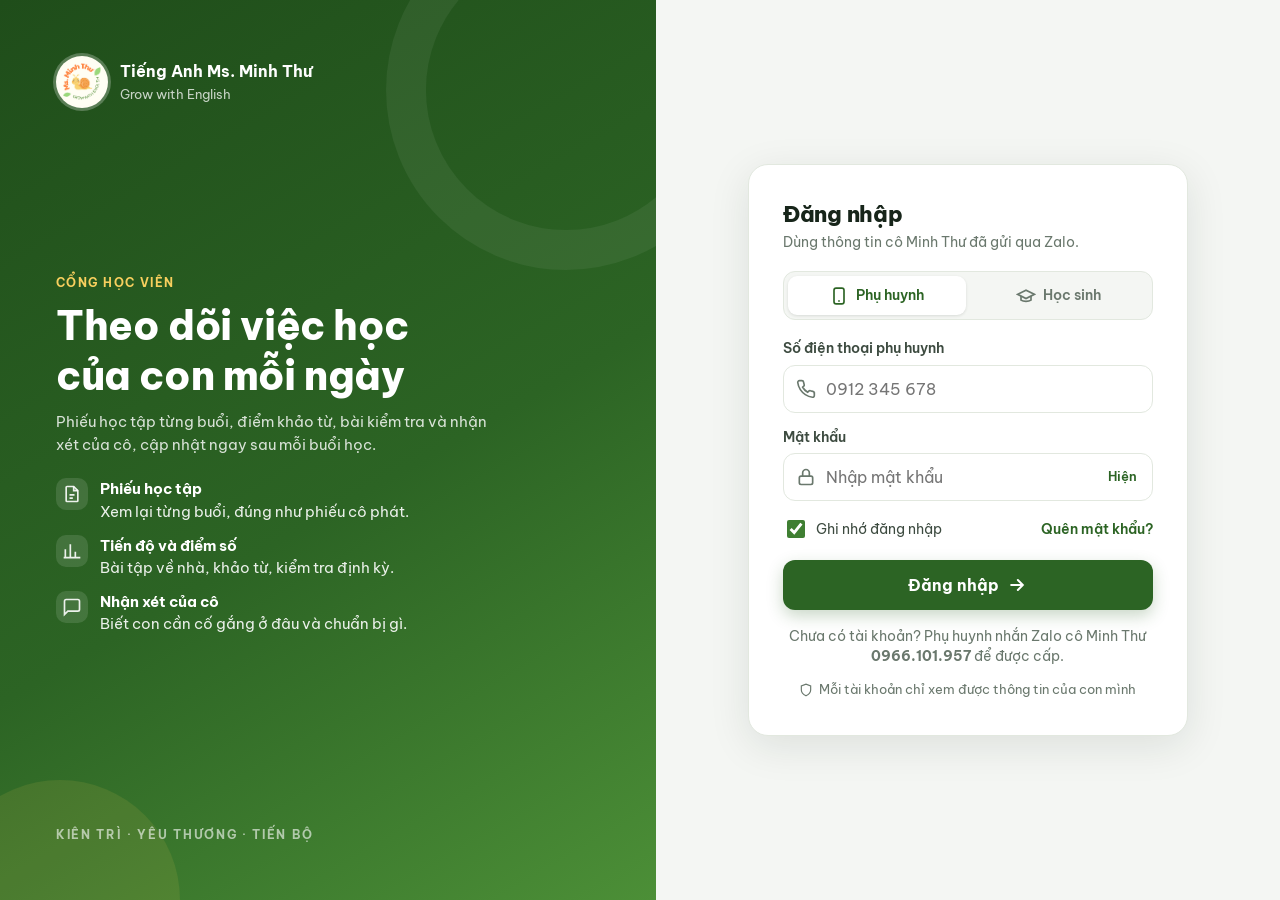
<file: cong-hoc-vien.html>
<!doctype html>
<html lang="vi">
<head>
<meta charset="utf-8">
<meta name="viewport" content="width=device-width,initial-scale=1,viewport-fit=cover">
<title>Cổng học viên – Ms. Minh Thư</title>
<meta name="description" content="Phụ huynh và học sinh xem phiếu học tập, điểm và nhận xét của Tiếng Anh Ms. Minh Thư.">
<link rel="icon" href="/favicon.ico?v=202611021041"><link rel="apple-touch-icon" href="/apple-touch-icon.png">
<meta name="theme-color" content="#1F4D1A">
<link rel="preconnect" href="https://fonts.googleapis.com"><link rel="preconnect" href="https://fonts.gstatic.com" crossorigin>
<link href="https://fonts.googleapis.com/css2?family=Be+Vietnam+Pro:wght@400;500;600;700;800&family=Lora:ital,wght@0,700;1,600&display=swap" rel="stylesheet">
<!-- style.css: dùng chung khung PHIẾU MẪU C (.sheet.c2) với trang Phiếu học tập -->
<link rel="stylesheet" href="style.css?v=202611221000">
<style>
/* Giao diện ứng dụng: nền sáng trung tính, thẻ trắng viền mảnh, xanh lá thương hiệu làm màu chính, cam chỉ để nhấn.
   Tờ phiếu khi bấm xem vẫn là Mẫu C nguyên bản. */
:root{
  --brand:#2C6424;--brand-2:#3F7F32;--brand-3:#1F4D1A;--brand-soft:#EAF4E4;--brand-line:#CFE3C4;
  --accent:#E8742F;--accent-soft:#FFF1E7;--gold:#F7CF5E;
  --bg:#F4F6F3;--surface:#FFFFFF;--line:#E2E8DF;--ink:#17251A;--ink-2:#3D4B40;--muted:#6A786D;
  --good:#2E7D32;--good-soft:#E6F4E7;--warn:#B45309;--warn-soft:#FEF3E2;--bad:#C62828;--bad-soft:#FDECEC;
  --r:16px;--sh:0 1px 2px rgba(23,37,26,.05),0 6px 20px rgba(23,37,26,.05);
  --font:'Be Vietnam Pro',system-ui,-apple-system,'Segoe UI',Roboto,sans-serif;
}
*{box-sizing:border-box}
html,body{background:var(--bg)}
body{margin:0;color:var(--ink);font-family:var(--font);font-size:15px;line-height:1.5;-webkit-font-smoothing:antialiased}
button,input{font:inherit;color:inherit}
button{cursor:pointer}
h1,h2,h3{margin:0;line-height:1.25;letter-spacing:-.01em;text-wrap:balance}
:focus-visible{outline:3px solid rgba(63,127,50,.45);outline-offset:2px;border-radius:10px}
[hidden]{display:none!important}
.num{font-variant-numeric:tabular-nums}
.ico{width:20px;height:20px;flex:none}

/* ================= ĐĂNG NHẬP ================= */
.auth{min-height:100vh;display:grid;grid-template-columns:minmax(0,1fr)}
.auth-brand{position:relative;overflow:hidden;color:#fff;background:linear-gradient(150deg,var(--brand-3) 0%,var(--brand) 55%,#4C8F37 100%);
  padding:calc(28px + env(safe-area-inset-top,0px)) max(20px,env(safe-area-inset-right,0px)) 72px max(20px,env(safe-area-inset-left,0px))}
.auth-brand::before{content:"";position:absolute;right:-90px;top:-90px;width:280px;height:280px;border-radius:50%;border:40px solid rgba(255,255,255,.06)}
.auth-brand::after{content:"";position:absolute;left:-60px;bottom:-120px;width:240px;height:240px;border-radius:50%;background:rgba(247,207,94,.10)}
.brand-row{display:flex;align-items:center;gap:12px;position:relative;z-index:1}
.brand-logo{width:52px;height:52px;border-radius:50%;background:#FFFDF3;padding:2px;box-shadow:0 0 0 3px rgba(255,255,255,.25);flex:none}
.brand-name b{display:block;font-size:16px;font-weight:700}
.brand-name span{font-size:13px;color:rgba(255,255,255,.75)}
.auth-copy{position:relative;z-index:1;margin-top:28px;max-width:440px}
.eyebrow{display:inline-block;font-size:12px;font-weight:700;letter-spacing:.12em;text-transform:uppercase;color:var(--gold)}
.auth-copy h1{font-size:clamp(28px,6vw,40px);font-weight:800;margin-top:8px}
.auth-copy p{margin:10px 0 0;color:rgba(255,255,255,.82);font-size:15px}
.feats{list-style:none;margin:22px 0 0;padding:0;display:none;flex-direction:column;gap:12px}
.feats li{display:flex;gap:12px;align-items:flex-start;font-size:14.5px;color:rgba(255,255,255,.9)}
.feats .fi{width:32px;height:32px;border-radius:10px;background:rgba(255,255,255,.12);display:grid;place-items:center;flex:none}
.feats b{display:block;color:#fff;font-size:15px}
.motto{position:relative;z-index:1;margin-top:28px;font-size:12px;font-weight:700;letter-spacing:.14em;color:rgba(255,255,255,.6);display:none}

.auth-main{padding:0 max(16px,env(safe-area-inset-right,0px)) 28px max(16px,env(safe-area-inset-left,0px));margin-top:-44px;position:relative;z-index:2}
.auth-card{max-width:440px;margin:0 auto;background:var(--surface);border:1px solid var(--line);border-radius:20px;box-shadow:0 10px 40px rgba(23,37,26,.10);padding:24px 20px}
.auth-card h2{font-size:22px;font-weight:800}
.auth-card .lead{margin:4px 0 18px;color:var(--muted);font-size:14px}
.seg{display:grid;grid-template-columns:1fr 1fr;background:var(--bg);border:1px solid var(--line);border-radius:12px;padding:4px;gap:4px;margin-bottom:18px}
.seg button{border:0;background:transparent;border-radius:9px;padding:9px 8px;font-weight:600;font-size:14px;color:var(--muted);display:flex;align-items:center;justify-content:center;gap:7px}
.seg button[aria-pressed="true"]{background:var(--surface);color:var(--brand);box-shadow:0 1px 3px rgba(23,37,26,.12)}
.field{display:flex;flex-direction:column;gap:6px;margin-bottom:14px}
.field label{font-size:13.5px;font-weight:600;color:var(--ink-2)}
.inp{position:relative;display:flex;align-items:center}
.inp .ico{position:absolute;left:13px;color:var(--muted);pointer-events:none}
.inp input{width:100%;height:48px;border:1.5px solid var(--line);border-radius:12px;padding:0 14px 0 42px;font-size:16px;background:#fff;transition:border-color .15s,box-shadow .15s}
.inp input:focus{outline:none;border-color:var(--brand-2);box-shadow:0 0 0 4px rgba(63,127,50,.12)}
.inp .eye{position:absolute;right:6px;border:0;background:none;color:var(--brand);font-weight:600;font-size:13px;padding:8px 10px;border-radius:8px}
.inp input[type=password],.inp input.pw{padding-right:64px}
.row-between{display:flex;justify-content:space-between;align-items:center;gap:10px;margin:2px 0 16px;flex-wrap:wrap}
.check{display:flex;align-items:center;gap:8px;font-size:14px;color:var(--ink-2)}
.check input{width:18px;height:18px;accent-color:var(--brand-2)}
.link{background:none;border:0;color:var(--brand);font-weight:600;font-size:14px;padding:4px 0}
.btn-primary{width:100%;height:50px;border:0;border-radius:12px;background:var(--brand);color:#fff;font-weight:700;font-size:16px;display:flex;align-items:center;justify-content:center;gap:8px;box-shadow:0 6px 16px rgba(44,100,36,.25);transition:background .15s}
.btn-primary:hover{background:var(--brand-3)}
.btn-primary:disabled{opacity:.65}
.err{color:var(--bad);background:var(--bad-soft);border-radius:10px;padding:10px 12px;font-size:14px;margin:0 0 14px}
.err:empty{display:none}
.help{margin:16px 0 0;font-size:13.5px;color:var(--muted);text-align:center}
.secure{display:flex;align-items:center;justify-content:center;gap:6px;margin-top:14px;font-size:12.5px;color:var(--muted)}

@media (min-width:900px){
  .auth{grid-template-columns:minmax(0,1.05fr) minmax(0,1fr)}
  .auth-brand{padding:56px 56px;display:flex;flex-direction:column;justify-content:space-between;min-height:100vh}
  .auth-copy{margin-top:0}
  .feats,.motto{display:flex}
  .motto{display:block}
  .auth-main{margin:0;display:flex;align-items:center;justify-content:center;padding:40px}
  .auth-card{padding:36px 34px;width:100%}
}

/* ================= ỨNG DỤNG ================= */
body::before{content:"";position:fixed;inset:0 0 auto;height:env(safe-area-inset-top,0px);z-index:31;background:var(--surface)}
.topbar{position:sticky;top:env(safe-area-inset-top,0px);z-index:30;background:rgba(255,255,255,.92);backdrop-filter:saturate(1.4) blur(10px);-webkit-backdrop-filter:saturate(1.4) blur(10px);border-bottom:1px solid var(--line)}
.topbar .in{max-width:1040px;margin:0 auto;display:flex;align-items:center;gap:12px;height:60px;padding:0 max(16px,env(safe-area-inset-right,0px)) 0 max(16px,env(safe-area-inset-left,0px))}
.topbar .brand-logo{width:38px;height:38px;box-shadow:0 0 0 1px var(--line)}
.topbar .t{flex:1;min-width:0}
.topbar .t b{display:block;font-size:15px;font-weight:700}
.topbar .t span{display:block;font-size:12px;color:var(--muted)}
.icon-btn{display:inline-flex;align-items:center;gap:6px;border:1px solid var(--line);background:var(--surface);border-radius:10px;padding:7px 11px;font-size:13.5px;font-weight:600;color:var(--ink-2)}
.icon-btn:hover{background:var(--bg)}
.dtabs{display:none;gap:4px}
.dtabs button{border:0;background:none;border-radius:10px;padding:8px 14px;font-weight:600;font-size:14px;color:var(--muted)}
.dtabs button[aria-current="page"]{background:var(--brand-soft);color:var(--brand)}
.wrap{max-width:1040px;margin:0 auto;padding:18px max(16px,env(safe-area-inset-right,0px)) calc(96px + env(safe-area-inset-bottom,0px)) max(16px,env(safe-area-inset-left,0px))}
.kids{display:flex;gap:8px;overflow-x:auto;margin-bottom:14px;scrollbar-width:none}
.kids::-webkit-scrollbar{display:none}
.kid{flex:none;display:flex;align-items:center;gap:8px;border:1px solid var(--line);background:var(--surface);border-radius:999px;padding:5px 14px 5px 5px;font-weight:600;font-size:14px}
.kid .av{width:28px;height:28px;font-size:12px}
.kid[aria-pressed="true"]{border-color:var(--brand-2);background:var(--brand-soft);color:var(--brand)}
.av{width:56px;height:56px;border-radius:50%;display:grid;place-items:center;font-weight:700;font-size:20px;background:var(--gold);color:var(--brand-3);flex:none}

.hero{position:relative;overflow:hidden;border-radius:20px;color:#fff;padding:20px;background:linear-gradient(135deg,var(--brand-3),var(--brand) 60%,#4C8F37);box-shadow:var(--sh)}
.hero::after{content:"";position:absolute;right:-50px;top:-60px;width:200px;height:200px;border-radius:50%;border:32px solid rgba(255,255,255,.06)}
.hero .top{display:flex;align-items:center;gap:14px;position:relative;z-index:1}
.hero h1{font-size:21px;font-weight:700}
.hero .sub{font-size:13.5px;color:rgba(255,255,255,.78)}
.prog{margin-top:18px;position:relative;z-index:1}
.prog .lbl{display:flex;justify-content:space-between;font-size:13px;color:rgba(255,255,255,.85);margin-bottom:7px}
.prog .lbl b{color:#fff}
.bar{height:8px;border-radius:99px;background:rgba(255,255,255,.18);overflow:hidden}
.bar i{display:block;height:100%;border-radius:99px;background:var(--gold)}

.grid{display:grid;gap:14px;margin-top:14px}
.kpis{display:grid;grid-template-columns:repeat(2,minmax(0,1fr));gap:12px;margin-top:14px}
.kpi{background:var(--surface);border:1px solid var(--line);border-radius:var(--r);padding:14px;box-shadow:var(--sh);display:flex;flex-direction:column;gap:8px;min-width:0}
.kpi .k-ico{width:34px;height:34px;border-radius:10px;display:grid;place-items:center;background:var(--brand-soft);color:var(--brand)}
.kpi .k-ico.o{background:var(--accent-soft);color:var(--accent)}
.kpi .v{font-size:24px;font-weight:800;letter-spacing:-.02em;font-variant-numeric:tabular-nums;line-height:1.1}
.kpi .l{font-size:13px;color:var(--muted);line-height:1.35}
.card{background:var(--surface);border:1px solid var(--line);border-radius:var(--r);box-shadow:var(--sh);padding:16px;min-width:0}
.card-h{display:flex;align-items:center;justify-content:space-between;gap:10px;margin-bottom:12px}
.card-h h2{font-size:16px;font-weight:700}
.card-h .meta{font-size:12.5px;color:var(--muted)}
.sec-title{display:flex;align-items:center;justify-content:space-between;margin:22px 2px 10px}
.sec-title h2{font-size:17px;font-weight:700}
.sec-title span{font-size:13px;color:var(--muted)}
.pill{display:inline-flex;align-items:center;gap:5px;border-radius:999px;padding:3px 10px;font-size:12.5px;font-weight:600;white-space:nowrap;margin:0}
.pill::before{content:"";width:6px;height:6px;border-radius:50%;background:currentColor;opacity:.8}
.pill.g{background:var(--good-soft);color:var(--good)}.pill.o{background:var(--warn-soft);color:var(--warn)}.pill.r{background:var(--bad-soft);color:var(--bad)}.pill.n{background:#EEF1EE;color:var(--muted)}
.pills{display:flex;flex-wrap:wrap;gap:6px}
.next-list{margin:0;padding:0;list-style:none;display:flex;flex-direction:column;gap:10px}
.next-list li{display:flex;gap:10px;font-size:14.5px;white-space:pre-line}
.next-list .dot{width:22px;height:22px;border-radius:7px;background:var(--brand-soft);color:var(--brand);display:grid;place-items:center;flex:none;margin-top:1px}
.muted{color:var(--muted)}
.empty{text-align:center;color:var(--muted);font-size:14px;padding:22px 10px}

/* danh sách phiếu / điểm */
.list{background:var(--surface);border:1px solid var(--line);border-radius:var(--r);box-shadow:var(--sh);overflow:hidden}
.li{display:grid;grid-template-columns:auto minmax(0,1fr) auto;gap:4px 14px;align-items:center;padding:14px 16px;border:0;border-top:1px solid var(--line);background:none;width:100%;text-align:left}
.li:first-child{border-top:0}
button.li:hover{background:#FAFBF9}
.badge{width:56px;border-radius:12px;background:var(--brand-soft);color:var(--brand);text-align:center;padding:6px 0;line-height:1.1}
.badge small{display:block;font-size:10.5px;font-weight:700;letter-spacing:.08em}
.badge b{display:block;font-size:20px;font-weight:800;font-variant-numeric:tabular-nums}
.badge i{display:block;font-style:normal;font-size:11px;color:var(--brand-2);font-weight:600}
.badge.off{background:#F1F2F0;color:var(--muted)}.badge.off i{color:var(--muted)}
.li .ti{font-weight:700;font-size:15px}
.li .su{font-size:13.5px;color:var(--muted);white-space:nowrap;overflow:hidden;text-overflow:ellipsis}
.li .pills{margin-top:6px}
.chev{color:#A8B3AA}
.score{font-size:20px;font-weight:800;font-variant-numeric:tabular-nums;text-align:right;white-space:nowrap}
.score small{font-size:12.5px;color:var(--muted);font-weight:600}
.score.hi{color:var(--good)}.score.mid{color:var(--ink)}.score.lo{color:var(--bad)}
.note{grid-column:2/-1;font-size:14px;color:var(--ink-2);background:var(--bg);border-radius:10px;padding:8px 10px;margin-top:6px}
.cmt{border-left:3px solid var(--accent);padding:2px 0 2px 14px;font-size:15px;color:var(--ink-2);white-space:pre-line}
.cmt-meta{font-size:12.5px;color:var(--muted);margin-top:8px;display:flex;justify-content:space-between;gap:10px}
.spark{width:100%;height:auto;display:block}
.spark text{fill:var(--muted);font-size:10px;font-family:var(--font)}
.att3{display:grid;grid-template-columns:repeat(3,minmax(0,1fr));gap:10px}
.att3 div{border-radius:12px;padding:10px;text-align:center;background:var(--bg)}
.att3 b{display:block;font-size:22px;font-weight:800;font-variant-numeric:tabular-nums}
.att3 span{font-size:12px;color:var(--muted);font-weight:600}
.att3 .g b{color:var(--good)}.att3 .o b{color:var(--warn)}.att3 .r b{color:var(--bad)}
.cta{display:flex;align-items:center;gap:12px;width:100%;border:1px solid var(--brand-line);background:var(--brand-soft);border-radius:var(--r);padding:14px 16px;text-align:left;color:var(--brand-3)}
.cta .ci{width:40px;height:40px;border-radius:12px;background:var(--brand);color:#fff;display:grid;place-items:center;flex:none}
.cta b{display:block;font-size:15px}.cta span{font-size:13px;color:var(--brand-2)}
.cta .chev{margin-left:auto;color:var(--brand-2)}

/* thanh điều hướng dưới (điện thoại) */
.bnav{position:fixed;left:0;right:0;bottom:0;z-index:30;background:rgba(255,255,255,.96);backdrop-filter:blur(10px);-webkit-backdrop-filter:blur(10px);border-top:1px solid var(--line);
  padding:6px max(8px,env(safe-area-inset-right,0px)) calc(6px + env(safe-area-inset-bottom,0px)) max(8px,env(safe-area-inset-left,0px));display:flex;justify-content:space-around}
.bnav button{flex:1;max-width:120px;border:0;background:none;display:flex;flex-direction:column;align-items:center;gap:3px;padding:5px 2px;font-size:11.5px;font-weight:600;color:var(--muted)}
.bnav .pb{padding:4px 16px;border-radius:999px;display:grid;place-items:center}
.bnav button[aria-current="page"]{color:var(--brand)}
.bnav button[aria-current="page"] .pb{background:var(--brand-soft)}

@media (min-width:760px){
  .kpis{grid-template-columns:repeat(4,minmax(0,1fr))}
  .two{display:grid;grid-template-columns:minmax(0,1.3fr) minmax(0,1fr);gap:14px;align-items:start}
  .two>.grid{margin-top:0}
}
@media (min-width:900px){
  .dtabs{display:flex}
  .bnav{display:none}
  .wrap{padding-bottom:40px}
  .hero{padding:26px 28px}
  .hero h1{font-size:24px}
}

/* ---- xem phiếu đầy đủ ---- */
.ov{display:block;position:fixed;inset:0;z-index:50;background:rgba(15,28,14,.9);overflow-y:auto;-webkit-overflow-scrolling:touch;
  padding:calc(12px + env(safe-area-inset-top,0px)) max(10px,env(safe-area-inset-right,0px)) calc(20px + env(safe-area-inset-bottom,0px)) max(10px,env(safe-area-inset-left,0px))}
.ov-bar{max-width:630px;margin:0 auto 10px;display:flex;gap:8px;align-items:center}
.ov-bar span{flex:1;color:#fff;font-weight:600;font-size:14px;text-align:center}
.ov-bar button{border:1px solid rgba(255,255,255,.35);background:rgba(255,255,255,.08);color:#fff;border-radius:10px;padding:7px 12px;font-weight:600;font-size:13px}
.ov-bar button:disabled{opacity:.3}
.ov-bar .x{background:#fff;color:var(--ink);border-color:#fff}
.sheet-wrap{max-width:630px;margin:0 auto;position:relative;overflow:hidden;border-radius:8px;box-shadow:0 20px 50px rgba(0,0,0,.4)}
.sheet-wrap .sheet{transform-origin:0 0}
.toast{position:fixed;left:50%;bottom:calc(84px + env(safe-area-inset-bottom,0px));transform:translateX(-50%);background:var(--ink);color:#fff;padding:10px 16px;border-radius:12px;font-size:14px;z-index:60;max-width:calc(100% - 32px);text-align:center;opacity:1;pointer-events:auto}
@media (prefers-reduced-motion:no-preference){.card,.kpi,.list,.hero{animation:rise .25s ease-out both}}
@keyframes rise{from{transform:translateY(6px)}to{transform:none}}
</style>
</head>
<body>

<!-- ================= ĐĂNG NHẬP ================= -->
<div id="login" class="auth">
  <aside class="auth-brand">
    <div class="brand-row">
      <img class="brand-logo" src="logo-c2.png" alt="Logo Ms. Minh Thư – Grow with English">
      <div class="brand-name"><b>Tiếng Anh Ms. Minh Thư</b><span>Grow with English</span></div>
    </div>
    <div class="auth-copy">
      <span class="eyebrow">Cổng học viên</span>
      <h1>Theo dõi việc học của con mỗi ngày</h1>
      <p>Phiếu học tập từng buổi, điểm khảo từ, bài kiểm tra và nhận xét của cô, cập nhật ngay sau mỗi buổi học.</p>
      <ul class="feats">
        <li><span class="fi"><svg class="ico" viewBox="0 0 24 24" fill="none" stroke="currentColor" stroke-width="2"><path d="M14 3H6a1 1 0 0 0-1 1v16a1 1 0 0 0 1 1h12a1 1 0 0 0 1-1V8z"/><path d="M14 3v5h5M9 13h6M9 17h4"/></svg></span><span><b>Phiếu học tập</b>Xem lại từng buổi, đúng như phiếu cô phát.</span></li>
        <li><span class="fi"><svg class="ico" viewBox="0 0 24 24" fill="none" stroke="currentColor" stroke-width="2"><path d="M4 20V10M10 20V4M16 20v-7M22 20H2"/></svg></span><span><b>Tiến độ và điểm số</b>Bài tập về nhà, khảo từ, kiểm tra định kỳ.</span></li>
        <li><span class="fi"><svg class="ico" viewBox="0 0 24 24" fill="none" stroke="currentColor" stroke-width="2"><path d="M21 15a2 2 0 0 1-2 2H7l-4 4V5a2 2 0 0 1 2-2h14a2 2 0 0 1 2 2z"/></svg></span><span><b>Nhận xét của cô</b>Biết con cần cố gắng ở đâu và chuẩn bị gì.</span></li>
      </ul>
    </div>
    <div class="motto">KIÊN TRÌ · YÊU THƯƠNG · TIẾN BỘ</div>
  </aside>

  <main class="auth-main">
    <form id="fLogin" class="auth-card" novalidate>
      <h2>Đăng nhập</h2>
      <p class="lead">Dùng thông tin cô Minh Thư đã gửi qua Zalo.</p>
      <div class="seg" role="group" aria-label="Loại tài khoản">
        <button type="button" id="rPh" aria-pressed="true"><svg class="ico" viewBox="0 0 24 24" fill="none" stroke="currentColor" stroke-width="2"><rect x="6" y="2.5" width="12" height="19" rx="2.5"/><path d="M11 18h2"/></svg>Phụ huynh</button>
        <button type="button" id="rHs" aria-pressed="false"><svg class="ico" viewBox="0 0 24 24" fill="none" stroke="currentColor" stroke-width="2"><path d="M22 10 12 5 2 10l10 5 10-5Z"/><path d="M6 12v5c3 2 9 2 12 0v-5"/></svg>Học sinh</button>
      </div>
      <div class="field"><label for="uIn" id="uLab">Số điện thoại phụ huynh</label>
        <div class="inp"><svg class="ico" id="uIco" viewBox="0 0 24 24" fill="none" stroke="currentColor" stroke-width="2"><path d="M22 16.9v3a2 2 0 0 1-2.2 2 19.8 19.8 0 0 1-8.6-3.1 19.5 19.5 0 0 1-6-6A19.8 19.8 0 0 1 2.1 4.2 2 2 0 0 1 4.1 2h3a2 2 0 0 1 2 1.7c.1 1 .4 1.9.7 2.8a2 2 0 0 1-.5 2.1L8 9.9a16 16 0 0 0 6 6l1.3-1.3a2 2 0 0 1 2.1-.4c.9.3 1.8.6 2.8.7a2 2 0 0 1 1.7 2z"/></svg>
        <input id="uIn" inputmode="tel" autocomplete="username" placeholder="0912 345 678"></div></div>
      <div class="field"><label for="pIn">Mật khẩu</label>
        <div class="inp"><svg class="ico" viewBox="0 0 24 24" fill="none" stroke="currentColor" stroke-width="2"><rect x="4" y="11" width="16" height="10" rx="2"/><path d="M8 11V7a4 4 0 0 1 8 0v4"/></svg>
        <input id="pIn" type="password" autocomplete="current-password" placeholder="Nhập mật khẩu"><button type="button" class="eye" id="pEye">Hiện</button></div></div>
      <div class="row-between">
        <label class="check"><input type="checkbox" id="remember" checked> Ghi nhớ đăng nhập</label>
        <button type="button" class="link" id="forgot">Quên mật khẩu?</button>
      </div>
      <p class="err" id="err" role="alert"></p>
      <button class="btn-primary" type="submit" id="goBtn">Đăng nhập
        <svg class="ico" viewBox="0 0 24 24" fill="none" stroke="currentColor" stroke-width="2.4" stroke-linecap="round"><path d="M5 12h14M13 6l6 6-6 6"/></svg></button>
      <p class="help">Chưa có tài khoản? Phụ huynh nhắn Zalo cô Minh Thư <b class="num">0966.101.957</b> để được cấp.</p>
      <div class="secure"><svg width="14" height="14" viewBox="0 0 24 24" fill="none" stroke="currentColor" stroke-width="2"><path d="M12 22s8-4 8-10V5l-8-3-8 3v7c0 6 8 10 8 10z"/></svg>Mỗi tài khoản chỉ xem được thông tin của con mình</div>
    </form>
  </main>
</div>

<!-- ================= TRANG CỦA CON ================= -->
<div id="app" hidden>
  <header class="topbar">
    <div class="in">
      <img class="brand-logo" src="logo-c2.png" alt="">
      <div class="t"><b>Cổng học viên</b><span>Tiếng Anh Ms. Minh Thư</span></div>
      <nav class="dtabs" id="dtabs" aria-label="Mục"></nav>
      <button class="icon-btn" id="out" type="button"><svg class="ico" style="width:17px;height:17px" viewBox="0 0 24 24" fill="none" stroke="currentColor" stroke-width="2"><path d="M9 21H5a2 2 0 0 1-2-2V5a2 2 0 0 1 2-2h4M16 17l5-5-5-5M21 12H9"/></svg>Đăng xuất</button>
    </div>
  </header>
  <main class="wrap">
    <div class="kids" id="kids" hidden></div>
    <div id="view"></div>
  </main>
  <nav class="bnav" id="bnav" aria-label="Điều hướng"></nav>
</div>

<div class="ov" id="ov" hidden role="dialog" aria-modal="true" aria-label="Phiếu học tập">
  <div class="ov-bar"><button type="button" id="ovPrev">‹ Trước</button><span id="ovTitle"></span><button type="button" id="ovNext">Sau ›</button><button type="button" class="x" id="ovX">Đóng</button></div>
  <div class="sheet-wrap" id="ovSheet"></div>
</div>
<div class="toast" id="toast" hidden></div>

<script src="sync.js?v=202611051400"></script>
<script>
/* =====================================================================
   CỔNG HỌC VIÊN – Grow with English (Ms. Minh Thư)
   PH/HS đăng nhập → Apps Script (lệnh "portal") trả về ĐÚNG phiếu của con.
   Tài khoản cô đặt ở trang Phiếu học tập › tab Học sinh (3 ô "Cổng học viên").
   Mở trang với đuôi #demo để xem thử bằng dữ liệu mẫu (không cần mạng).
   ===================================================================== */
const $=s=>document.querySelector(s), $$=s=>[...document.querySelectorAll(s)];
const esc=t=>String(t??'').replace(/[&<>"]/g,c=>({'&':'&amp;','<':'&lt;','>':'&gt;','"':'&quot;'}[c]));
const dmy=iso=>{if(!iso)return['','',''];const[y,m,d]=String(iso).split('-');return[d,m,y];};
const two=n=>n===""||n==null?"":String(n).split("+").map(x=>x.trim().padStart(2,"0")).join("+");
const WD=['CN','T2','T3','T4','T5','T6','T7'], WDF=['Chủ nhật','Thứ 2','Thứ 3','Thứ 4','Thứ 5','Thứ 6','Thứ 7'];
const dobj=iso=>{const[y,m,d]=String(iso).split('-').map(Number);return y?new Date(y,m-1,d):null;};
const wd=iso=>{const d=dobj(iso);return d?WD[d.getDay()]:'';};
const wdf=iso=>{const d=dobj(iso);return d?WDF[d.getDay()]:'';};
const dm=iso=>{const[d,m]=dmy(iso);return d?`${d}/${m}`:'';};
const dmyS=iso=>{const[d,m,y]=dmy(iso);return d?`${d}/${m}/${y}`:'';};
const REM='gwe-cong-hoc-vien';
const DEMO=location.hash==='#demo';
let role='ph', data=null, cur=null, tab='tong', ovIdx=-1;
const I={
  home:'<path d="M3 11 12 4l9 7v9a1 1 0 0 1-1 1h-5v-6H9v6H4a1 1 0 0 1-1-1z"/>',
  doc:'<path d="M14 3H6a1 1 0 0 0-1 1v16a1 1 0 0 0 1 1h12a1 1 0 0 0 1-1V8z"/><path d="M14 3v5h5M9 13h6M9 17h4"/>',
  chart:'<path d="M4 20V10M10 20V4M16 20v-7M22 20H2"/>',
  msg:'<path d="M21 15a2 2 0 0 1-2 2H7l-4 4V5a2 2 0 0 1 2-2h14a2 2 0 0 1 2 2z"/>',
  cal:'<rect x="3" y="5" width="18" height="16" rx="2"/><path d="M8 3v4M16 3v4M3 10h18M8.5 15l2 2 4-4"/>',
  book:'<path d="M4 19.5A2.5 2.5 0 0 1 6.5 17H20V3H6.5A2.5 2.5 0 0 0 4 5.5z"/><path d="M8 7h8"/>',
  abc:'<path d="M4 17 7.5 7 11 17M5.2 14h4.6M14 7h3.5a2.5 2.5 0 0 1 0 5H14zm0 5h4a2.5 2.5 0 0 1 0 5h-4z"/>',
  star:'<path d="m12 3 2.8 5.7 6.2.9-4.5 4.4 1 6.2L12 17.3 6.5 20.2l1-6.2L3 9.6l6.2-.9z"/>',
  chev:'<path d="m9 6 6 6-6 6"/>',
  check:'<path d="m5 12 5 5L20 7"/>'
};
const ic=(k,st)=>`<svg class="ico" ${st?`style="${st}"`:''} viewBox="0 0 24 24" fill="none" stroke="currentColor" stroke-width="2" stroke-linecap="round" stroke-linejoin="round">${I[k]}</svg>`;

function toast(m){const t=$('#toast');t.textContent=m;t.hidden=false;clearTimeout(toast.t);toast.t=setTimeout(()=>t.hidden=true,2800);}

/* ---------------- Đăng nhập ---------------- */
const PHONE_ICO=$('#uIco').innerHTML, USER_ICO='<circle cx="12" cy="8" r="4"/><path d="M4 21c1.5-4 4.5-6 8-6s6.5 2 8 6"/>';
function setRole(r){
  role=r;$('#rPh').setAttribute('aria-pressed',r==='ph');$('#rHs').setAttribute('aria-pressed',r==='hs');
  $('#uLab').textContent=r==='ph'?'Số điện thoại phụ huynh':'Tên đăng nhập học sinh';
  $('#uIn').placeholder=r==='ph'?'0912 345 678':'VD: tram10';
  $('#uIn').inputMode=r==='ph'?'tel':'text';$('#uIco').innerHTML=r==='ph'?PHONE_ICO:USER_ICO;$('#err').textContent='';
}
$('#rPh').onclick=()=>setRole('ph');$('#rHs').onclick=()=>setRole('hs');
$('#pEye').onclick=()=>{const p=$('#pIn'),s=p.type==='password';p.type=s?'text':'password';p.classList.toggle('pw',s);$('#pEye').textContent=s?'Ẩn':'Hiện';};
$('#forgot').onclick=()=>toast('Phụ huynh nhắn Zalo cô Minh Thư (0966.101.957) để được cấp lại mật khẩu.');

async function login(kind,user,pin,quiet){
  const btn=$('#goBtn');btn.disabled=true;$('#err').textContent='';
  try{
    let r;
    if(DEMO)r=demoPortal(kind,user,pin);
    else{const res=await fetch(SYNC_URL,{method:'POST',body:JSON.stringify({action:'portal',kind,user,pin})});r=await res.json();}
    if(!r.ok){
      const msg={wrong:kind==='ph'?'Số điện thoại hoặc mật khẩu chưa đúng. Phụ huynh kiểm tra lại giúp cô nhé.':'Tên đăng nhập hoặc mật khẩu chưa đúng. Em kiểm tra lại nhé.',
        locked:'Nhập sai quá nhiều lần. Vui lòng thử lại sau 15 phút hoặc nhắn cô Minh Thư.',empty:'Vui lòng nhập đủ thông tin đăng nhập và mật khẩu.'}[r.code]
        ||'Hệ thống chưa sẵn sàng. Vui lòng thử lại sau ít phút.';
      if(!quiet)$('#err').textContent=msg; else forget();
      return false;
    }
    data=r;data.sessions.sort((a,b)=>((a.fDate||'')+(a.created||'')).localeCompare((b.fDate||'')+(b.created||'')));
    cur=data.students[0].id;tab='tong';
    $('#login').hidden=true;$('#app').hidden=false;render();scrollTo(0,0);
    return true;
  }catch(e){if(!quiet)$('#err').textContent='Chưa kết nối được. Kiểm tra mạng rồi bấm Đăng nhập lại.';console.warn(e);return false;}
  finally{btn.disabled=false;}
}
const forget=()=>{try{localStorage.removeItem(REM);}catch(e){}};
$('#fLogin').addEventListener('submit',async e=>{
  e.preventDefault();
  const user=$('#uIn').value.trim(),pin=$('#pIn').value.trim();
  if(!user||!pin){$('#err').textContent='Vui lòng nhập đủ thông tin đăng nhập và mật khẩu.';return;}
  const ok=await login(role,user,pin);
  if(ok&&$('#remember').checked){try{localStorage.setItem(REM,JSON.stringify({kind:role,user,pin}));}catch(e){}}
});
$('#out').onclick=()=>{forget();data=null;$('#app').hidden=true;$('#login').hidden=false;$('#pIn').value='';scrollTo(0,0);};

/* ---------------- Số liệu ---------------- */
const sessOf=id=>data.sessions.filter(x=>x.studentId===id);
const stuOf=id=>data.students.find(s=>s.id===id);
const hasV=x=>x.fVScore!==''&&x.fVScore!=null&&+x.fVNum>0;
const hasSc=x=>!!(x&&x.scOn&&String(x.fScVal??'').trim()!=='');
function stats(id){
  const ss=sessOf(id), went=ss.filter(x=>!x.abs), hw=went.filter(x=>x.hw&&x.hw!=='none');
  const pcts=hw.filter(x=>x.fPct!==''&&x.fPct!=null).map(x=>+x.fPct);
  const att={tot:0,kha:0,cct:0};went.forEach(x=>{if(att[x.att]!=null)att[x.att]++;});
  return {ss,n:ss.length,went:went.length,cp:ss.filter(x=>x.abs==='cp').length,kp:ss.filter(x=>x.abs==='kp').length,
    hwDone:hw.filter(x=>x.hw==='done').length,hwN:hw.length,pctAvg:pcts.length?Math.round(pcts.reduce((a,b)=>a+b,0)/pcts.length):null,
    voc:ss.filter(hasV).map(x=>({x,v:Math.round(+x.fVScore/+x.fVNum*100)})),att};
}
const initials=n=>{const p=String(n).trim().split(/\s+/);return (p[p.length-1]||'?').charAt(0).toUpperCase();};
const shortName=n=>String(n).trim().split(/\s+/).slice(-2).join(' ');

/* ---------------- Khung trang ---------------- */
const TABS=[['tong','Tổng quan','home'],['phieu','Phiếu học tập','doc'],['diem','Điểm số','chart'],['nx','Nhận xét','msg']];
function go(t){tab=t;render();scrollTo(0,0);}
function render(){
  const many=data.students.length>1, k=$('#kids');
  k.hidden=!many;
  k.innerHTML=data.students.map(x=>`<button type="button" class="kid" data-k="${esc(x.id)}" aria-pressed="${x.id===cur}"><span class="av">${esc(initials(x.name))}</span>${esc(shortName(x.name))}</button>`).join('');
  $$('#kids [data-k]').forEach(b=>b.onclick=()=>{cur=b.dataset.k;render();});
  $('#dtabs').innerHTML=TABS.map(([t,l])=>`<button type="button" data-t="${t}" ${t===tab?'aria-current="page"':''}>${l}</button>`).join('');
  $('#bnav').innerHTML=TABS.map(([t,l,i])=>`<button type="button" data-t="${t}" ${t===tab?'aria-current="page"':''}><span class="pb">${ic(i,'width:22px;height:22px')}</span>${l==='Phiếu học tập'?'Phiếu':l}</button>`).join('');
  $$('[data-t]').forEach(b=>b.onclick=()=>go(b.dataset.t));
  const s=stuOf(cur), st=stats(cur);
  $('#view').innerHTML=({tong:vTong,phieu:vPhieu,diem:vDiem,nx:vNx})[tab](s,st);
  $$('#view [data-open]').forEach(b=>b.onclick=()=>openSheet(+b.dataset.open));
  $$('#view [data-go]').forEach(b=>b.onclick=()=>go(b.dataset.go));
}

function spark(pts){ // pts: [nhãn, giá trị 0–100]
  if(pts.length<2)return '';
  const W=320,H=112,pl=36,pr=12,pt=14,pb=22,xs=i=>pl+(W-pl-pr)*i/(pts.length-1),ys=v=>pt+(H-pt-pb)*(1-v/100);
  const P=pts.map((p,i)=>[xs(i),ys(p[1])]),line=P.map(p=>p.map(n=>n.toFixed(1)).join(',')).join(' '),L=P[P.length-1];
  const grid=[50,80,100].map(v=>`<line x1="${pl}" x2="${W-pr}" y1="${ys(v)}" y2="${ys(v)}" stroke="#E2E8DF" stroke-dasharray="3 4"/><text x="${pl-6}" y="${ys(v)+3.5}" text-anchor="end">${v}%</text>`).join('');
  const step=Math.ceil(pts.length/6),lab=pts.map((p,i)=>(i%step===0||i===pts.length-1)?`<text x="${xs(i)}" y="${H-6}" text-anchor="middle">${esc(p[0])}</text>`:'').join('');
  return `<svg class="spark" viewBox="0 0 ${W} ${H}" role="img" aria-label="Biểu đồ tỉ lệ từ đúng khi khảo từ">${grid}
   <polygon points="${pl},${ys(0)} ${line} ${L[0]},${ys(0)}" fill="#3F7F32" opacity=".10"/>
   <polyline points="${line}" fill="none" stroke="#3F7F32" stroke-width="2.4" stroke-linejoin="round" stroke-linecap="round"/>
   <circle cx="${L[0]}" cy="${L[1]}" r="4.5" fill="#E8742F" stroke="#fff" stroke-width="2"/>
   <text x="${L[0]-8}" y="${L[1]-9}" text-anchor="end" style="fill:#17251A;font-weight:700;font-size:11px">${pts[pts.length-1][1]}%</text>${lab}</svg>`;
}
const hwPill=x=>x.abs?(x.abs==='cp'?'<span class="pill n">Nghỉ có phép</span>':'<span class="pill r">Nghỉ không phép</span>')
  :x.hw==='done'?`<span class="pill g">BTVN hoàn thành${x.fPct!==''&&x.fPct!=null?' '+esc(x.fPct)+'%':''}</span>`
  :x.hw==='not'?`<span class="pill o">BTVN chưa xong${x.fPct!==''&&x.fPct!=null?' '+esc(x.fPct)+'%':''}</span>`:'<span class="pill n">Không có BTVN</span>';
const attPill=x=>x.abs?'':({tot:'<span class="pill g">Tinh thần tốt</span>',kha:'<span class="pill o">Tinh thần khá</span>',cct:'<span class="pill r">Cần cải thiện</span>'}[x.att]||'');

/* ---------------- Tổng quan ---------------- */
function vTong(s,st){
  const role_=role==='ph'?'Kết quả học tập của con':'Góc học tập của em';
  if(!st.n)return `<section class="hero"><div class="top"><span class="av">${esc(initials(s.name))}</span><div><div class="sub">${role_}</div><h1>${esc(s.name)}</h1></div></div></section>
    <div class="card empty" style="margin-top:14px">Cô chưa ghi phiếu học tập nào cho ${esc(s.name)}.</div>`;
  const last=st.ss[st.ss.length-1],lastI=st.n-1;
  const tot=+(last.fTotal||s.total)||0, no=parseInt(String(last.fNo).split('+').pop())||0;
  const goRate=Math.round(st.went/st.n*100), hwRate=st.hwN?Math.round(st.hwDone/st.hwN*100):null;
  const lv=st.voc.length?st.voc[st.voc.length-1]:null;
  const attTotal=st.att.tot+st.att.kha+st.att.cct;
  const nextItems=[];
  if(last.fNext)nextItems.push(last.fNext);
  if(last.fNVNum)nextItems.push(`Khảo ${last.fNVNum} từ vựng bài ${last.fNVUnit||''}`);
  if(last.fPrep)nextItems.push(last.fPrep);
  return `
  <section class="hero">
    <div class="top"><span class="av">${esc(initials(s.name))}</span>
      <div style="min-width:0"><div class="sub">${role_}</div><h1>${esc(s.name)}</h1><div class="sub">${s.cls?'Lớp '+esc(s.cls)+' · ':''}Buổi gần nhất: ${wdf(last.fDate)}, ${dmyS(last.fDate)}</div></div></div>
    ${tot?`<div class="prog"><div class="lbl"><span>Tiến độ khóa học</span><b class="num">Buổi ${esc(two(last.fNo))} / ${tot}</b></div><div class="bar"><i style="width:${Math.min(100,Math.round(no/tot*100))}%"></i></div></div>`:''}
  </section>
  <div class="kpis">
    <div class="kpi"><span class="k-ico">${ic('cal')}</span><span class="v">${goRate}%</span><span class="l">Chuyên cần · ${st.went}/${st.n} buổi</span></div>
    <div class="kpi"><span class="k-ico">${ic('book')}</span><span class="v">${hwRate!=null?hwRate+'%':'—'}</span><span class="l">Hoàn thành BTVN${st.pctAvg!=null?` · TB ${st.pctAvg}%`:''}</span></div>
    <div class="kpi"><span class="k-ico o">${ic('abc')}</span><span class="v">${lv?lv.v+'%':'—'}</span><span class="l">${lv?`Khảo từ gần nhất · ${esc(lv.x.fVScore)}/${esc(lv.x.fVNum)} từ`:'Chưa có khảo từ'}</span></div>
    <div class="kpi"><span class="k-ico o">${ic('star')}</span><span class="v">${attTotal?st.att.tot+'/'+attTotal:'—'}</span><span class="l">Buổi tinh thần tốt</span></div>
  </div>
  <div class="two">
    <div class="grid">
      <div class="card"><div class="card-h"><h2>Kết quả khảo từ vựng</h2><span class="meta">${st.voc.length} lần khảo</span></div>
        ${st.voc.length>1?spark(st.voc.map(o=>[dm(o.x.fDate),o.v])):`<div class="empty">${st.voc.length?'Cần thêm vài lần khảo để vẽ biểu đồ.':'Chưa có kết quả khảo từ.'}</div>`}</div>
      <div class="card"><div class="card-h"><h2>Tinh thần học tập</h2><span class="meta">${attTotal} buổi</span></div>
        <div class="att3"><div class="g"><b>${st.att.tot}</b><span>Tốt</span></div><div class="o"><b>${st.att.kha}</b><span>Khá</span></div><div class="r"><b>${st.att.cct}</b><span>Cần cải thiện</span></div></div></div>
    </div>
    <div class="grid">
      <div class="card"><div class="card-h"><h2>Bài tập buổi kế tiếp</h2><span class="meta">Sau buổi ${esc(two(last.fNo))}</span></div>
        ${nextItems.length?`<ul class="next-list">${nextItems.map(t=>`<li><span class="dot">${ic('check','width:14px;height:14px')}</span><span>${esc(t)}</span></li>`).join('')}</ul>`:'<div class="empty">Cô chưa giao bài.</div>'}</div>
      <button type="button" class="cta" data-open="${lastI}"><span class="ci">${ic('doc')}</span><span><b>Xem phiếu buổi ${esc(two(last.fNo))}</b><span>${wdf(last.fDate)}, ${dmyS(last.fDate)}</span></span>${ic('chev','margin-left:auto')}</button>
    </div>
  </div>`;
}

/* ---------------- Danh sách phiếu ---------------- */
function vPhieu(s,st){
  if(!st.n)return '<div class="card empty">Chưa có phiếu học tập.</div>';
  return `<div class="sec-title" style="margin-top:4px"><h2>Phiếu học tập</h2><span>${st.n} buổi</span></div><div class="list">`+st.ss.map((x,i)=>({x,i})).reverse().map(({x,i})=>{
    const sub=x.abs?(x.fMakeup?'Đã học bù: '+x.fMakeup:'Con nghỉ buổi này'):(String(x.fGram||'').split('\n')[0]||(x.fVUnit?'Khảo từ '+x.fVUnit:''));
    // số buổi bên trái, thứ + ngày tháng làm tiêu đề (cô chốt 2026-11-26)
    return `<button type="button" class="li" data-open="${i}">
      <div class="badge${x.abs?' off':''}"><small>BUỔI</small><b>${esc(two(x.fNo))}</b><i>/${esc(x.fTotal)}</i></div>
      <div style="min-width:0"><div class="ti">${wdf(x.fDate)}, ${dmyS(x.fDate)}${x.bu?' · học bù':''}</div><div class="su">${esc(sub)}</div><div class="pills">${hwPill(x)}${attPill(x)}</div></div>
      <span class="chev">${ic('chev')}</span></button>`;}).join('')+'</div>';
}

/* ---------------- Điểm số ---------------- */
const scCls=(v,m)=>{const p=+String(v).replace(',','.')/(+m||10);return p>=.8?'hi':p>=.5?'mid':'lo';};
function vDiem(s,st){
  const kt=[];
  st.ss.forEach(x=>{if(hasSc(x))kt.push({date:x.fDate,name:x.fScName||'Điểm kiểm tra',score:x.fScVal,max:x.fScMax||10,note:x.fScCmt||x.fScNote||''});
    else if(x.fKtScore!==''&&x.fKtScore!=null)kt.push({date:x.fDate,name:x.fKtName||'Kiểm tra định kỳ',score:x.fKtScore,max:x.fKtMax||10,note:x.fKtCmt||''});});
  data.checks.filter(c=>c.studentId===cur).forEach(c=>kt.push({date:c.date,name:c.name,score:c.score,max:c.max||10,note:c.note||''}));
  data.tests.filter(t=>t.studentId===cur).forEach(t=>kt.push({date:t.date,name:'Khảo từ '+(t.unit||''),score:t.score,max:t.n,note:''}));
  kt.sort((a,b)=>String(b.date).localeCompare(String(a.date)));
  const row=(date,name,sub,score,max,note)=>`<div class="li">
      <div class="badge"><small>${esc(wd(date))}</small><b>${esc(dmy(date)[0])}</b><i>th${esc(+dmy(date)[1]||'')}</i></div>
      <div style="min-width:0"><div class="ti">${esc(name)}</div>${sub?`<div class="su">${esc(sub)}</div>`:''}</div>
      <div class="score ${scCls(score,max)}">${esc(String(score).replace('.',','))}<small>/${esc(max)}</small></div>
      ${note?`<div class="note">${esc(note)}</div>`:''}</div>`;
  const voc=[...st.voc].reverse().map(o=>row(o.x.fDate,'Khảo từ '+(o.x.fVUnit||''),'Buổi '+two(o.x.fNo)+' · đúng '+o.v+'%',o.x.fVScore,o.x.fVNum,''));
  return `<div class="sec-title" style="margin-top:4px"><h2>Bài kiểm tra</h2><span>${kt.length} bài</span></div>
    ${kt.length?`<div class="list">${kt.map(k=>row(k.date,k.name,dmyS(k.date),k.score,k.max,k.note)).join('')}</div>`:'<div class="card empty">Chưa có điểm kiểm tra.</div>'}
    <div class="sec-title"><h2>Khảo từ vựng trên lớp</h2><span>${voc.length} lần</span></div>
    ${voc.length?`<div class="list">${voc.join('')}</div>`:'<div class="card empty">Chưa có kết quả khảo từ.</div>'}`;
}

/* ---------------- Nhận xét ---------------- */
function vNx(s,st){
  const rep=data.reports.filter(r=>r.studentId===cur&&String(r.cmt||'').trim()).sort((a,b)=>String(b.month).localeCompare(String(a.month)));
  const repLabel=m=>/^K/.test(m)?'Báo cáo khóa học':(/^\d{4}-\d{2}$/.test(m)?'Tháng '+m.slice(5)+'/'+m.slice(0,4):'Báo cáo '+m);
  const cm=[...st.ss].reverse().filter(x=>x.fHwCmt||x.fAttCmt).slice(0,12);
  return `<div class="sec-title" style="margin-top:4px"><h2>Nhận xét tháng</h2><span>${rep.length}</span></div>
    ${rep.length?`<div class="grid" style="margin-top:0">${rep.map(r=>`<div class="card"><div class="card-h"><h2>${esc(repLabel(String(r.month)))}</h2><span class="meta">Ms. Minh Thư</span></div><div class="cmt">${esc(r.cmt)}</div></div>`).join('')}</div>`:'<div class="card empty">Cô chưa gửi nhận xét tháng.</div>'}
    <div class="sec-title"><h2>Nhận xét từng buổi</h2><span>${cm.length} gần nhất</span></div>
    ${cm.length?`<div class="list">${cm.map(x=>`<button type="button" class="li" data-open="${st.ss.indexOf(x)}" style="grid-template-columns:minmax(0,1fr) auto">
      <div style="min-width:0">${x.fHwCmt?`<div class="cmt">${esc(x.fHwCmt)}</div>`:''}${x.fAttCmt?`<div class="cmt" style="border-color:var(--brand-2);margin-top:6px">${esc(x.fAttCmt)}</div>`:''}
      <div class="cmt-meta"><span>Buổi ${esc(two(x.fNo))} · ${wdf(x.fDate)}, ${dmyS(x.fDate)}</span></div></div><span class="chev">${ic('chev')}</span></button>`).join('')}</div>`:'<div class="card empty">Chưa có nhận xét.</div>'}`;
}

/* ---------------- Phiếu đầy đủ (giống hệt phiếu Mẫu C cô in) ---------------- */
function sheetHTML(r){
  const s=stuOf(r.studentId)||{name:'',cls:''};const [d,m,y]=dmy(r.fDate);
  const ck=on=>`<span class="sh-ck">${on?'<span class="hw" style="font-size:20px;line-height:1">✓</span>':''}</span>`;
  const circ=on=>`<span class="sh-circ">${on?'<span class="hw" style="font-size:20px;line-height:1">✓</span>':''}</span>`;
  const stamp=!r.abs&&r.hw!=='none'&&r.fPct!==''&&r.fPct!=null&&+r.fPct>=80;
  const pct=r.hw==='none'?'—':(r.fPct!==''&&r.fPct!=null?r.fPct:'....');
  const scText=x=>`${String(x.fScName||'Điểm kiểm tra').replace(/[:\s]+$/,'')}: ${String(x.fScVal).replace('.',',')}đ${x.fScMax&&+x.fScMax!==10?'/'+x.fScMax:''}${x.fScNote?' ('+x.fScNote+')':''}`;
  const scLine=x=>hasSc(x)?`<span class="sc-hl">${esc(scText(x))}</span>`:'';
  const vocab=`<span class="hw k k2">Khảo từ vựng</span> <span class="hw">${esc(r.fVUnit)||'<span class="hw k">......</span>'}</span> <span class="hw k k2">(<span class="hw">${esc(r.fVNum)||'....'}</span> từ)</span>`
    +(r.fVScore!==''&&r.fVScore!=null?`<div class="hw" style="margin-top:4px">Kết quả: ${esc(r.fVScore)}/${esc(r.fVNum)||'?'} từ</div>`:'');
  const prep=`<span class="hw k k2">Khảo</span> <span class="hw">${esc(r.fNVNum)||'....'}</span> <span class="hw k k2">từ vựng bài</span> <span class="hw">${esc(r.fNVUnit)}</span>`+(r.fPrep?`<div class="hw">${esc(r.fPrep)}</div>`:'');
  return `<div class="sheet c2 f-lora">
   <img class="wm" src="logo.png" alt="">
   <div class="in">
    <div class="sh-top"><img class="logo" src="logo-c2.png" alt=""><div class="sh-motto">KIÊN TRÌ - YÊU THƯƠNG - TIẾN BỘ</div><div class="sh-tag">MS. MINH THƯ</div></div>
    <div class="sh-title">PHIẾU HỌC TẬP</div><div class="sh-badge">1</div>
    <div class="sh-sub">THEO DÕI TIẾN ĐỘ HỌC TẬP VÀ ĐÁNH GIÁ CỦA HỌC VIÊN</div>
    <div class="sh-info">
      <div><div class="sh-lab">HỌ TÊN HỌC VIÊN | LỚP</div><div class="sw o"><div class="sh-box"><span class="hw">${esc(s.name)}${s.cls?' | '+esc(s.cls):''}</span></div></div></div>
      <div><div class="sh-lab">NGÀY HỌC</div><div class="sw o"><div class="sh-box"><span class="hw">${d}</span>&nbsp;<b>/</b>&nbsp;<span class="hw">${m}</span>&nbsp;<b>/ ${y||'2026'}</b></div></div></div>
      <div><div class="sh-lab">SỐ BUỔI / 1 KHÓA</div><div class="sw o"><div class="sh-box"><span class="hw">${esc(two(r.fNo))}</span>&nbsp;<b>/</b>&nbsp;<span class="hw">${esc(r.fTotal)}</span></div></div></div>
    </div>
    <div class="sh-h green n1">KIỂM TRA BÀI TẬP VỀ NHÀ</div>
    <div class="sh-2">
      <div><div class="sh-colh">TÌNH TRẠNG BÀI TẬP VỀ NHÀ</div><div class="sh-rbox">
        <div class="sh-st">Hoàn Thành ${ck(r.hw==='done')}</div>
        <div class="sh-st">Chưa hoàn thành ${ck(r.hw==='not')}</div>
        <div class="sh-st">Mức độ hoàn thành <span><span class="hw">${esc(pct)}${r.hw!=='none'&&r.fPct!==''&&r.fPct!=null?'%':''}</span>/100%</span></div>
      </div></div>
      <div><div class="sh-colh">NHẬN XÉT BÀI TẬP VỀ NHÀ</div><div class="sh-rbox cmt${stamp?' st':''}"><div class="fit" data-max="19" data-lines="2"><div class="hw">${esc(r.fHwCmt)}</div></div>${stamp?'<img class="stamp" src="stamp.png" alt="">':''}</div></div>
    </div>
    <div class="sh-h purple n2">MỤC TIÊU/NỘI DUNG BUỔI HỌC</div>
    <div class="sh-2 gv">
      <div class="sw p"><div class="sh-sbox purple"><div class="t">Ngữ pháp</div><div class="fit" data-max="15" data-force="1"><div class="hw">${r.abs?`${r.abs==='cp'?'Con nghỉ có phép':'Con nghỉ không phép'}${r.fMakeup?' – đã học bù: '+esc(r.fMakeup):''}${r.fGram?'\n':''}`:''}${r.bu?`Buổi học bù${r.fBuFor?' (cho buổi nghỉ '+esc(r.fBuFor)+')':''}${r.fGram?'\n':''}`:''}${esc(r.fGram)}${hasSc(r)?(r.abs||r.fGram?'\n':'')+scLine(r):''}</div></div></div></div>
      <div class="sw p"><div class="sh-sbox purple"><div class="t">Từ vựng</div><div class="fit" data-max="15">${vocab}</div></div></div>
    </div>
    <div class="sh-h navy n3">Tinh thần học tập của học viên</div>
    <div class="sh-att">
      <div class="sh-note">${r.fAttCmt?`<div class="fit" data-max="15"><span class="hw">${esc(r.fAttCmt)}</span></div>`:'Nhận xét (nếu có)'}</div>
      <div class="sh-opt">${circ(r.att==='tot')} TỐT</div><div class="sh-opt">${circ(r.att==='kha')} KHÁ</div><div class="sh-opt">${circ(r.att==='cct')} CẦN CẢI THIỆN</div>
    </div>
    <div class="sh-h green n4">BTVN BUỔI KẾ TIẾP</div>
    <div class="sh-2 nx">
      <div class="sw g"><div class="sh-sbox green"><div class="t">NỘI DUNG VÀ VỊ TRÍ TRANG TÀI LIỆU</div><div class="fit" data-max="15" data-force="1"><div class="hw">${esc(r.fNext)}</div></div></div></div>
      <div class="sw g"><div class="sh-sbox green"><div class="t">LÝ THUYẾT VÀ BÀI TẬP CẦN CHUẨN BỊ</div><div class="fit" data-max="15" data-force="1">${prep}</div></div></div>
    </div>
   </div>
   <div class="sh-foot"><div><span>THÔNG TIN LIÊN HỆ</span><span>SĐT: 0966.101.957 (Ms. Minh Thư)</span><span>GROW WITH ENGLISH</span></div></div>
  </div>`;
}
/* co chữ vừa ô – cùng cách làm với trang Phiếu học tập */
function spreadLines(el){
  if(!el.closest('.sh-sbox'))return;
  const fi=el.firstElementChild,h=fi.querySelector('.hw'),s=h?parseFloat(getComputedStyle(h).fontSize):parseFloat(el.style.fontSize)||15,H=el.clientHeight;
  const n=Math.round(fi.offsetHeight/(s*1.4));if(n<2)return;
  let lh=Math.min(3,Math.max(1.4,(H-2)/n/s));el.style.setProperty('--lh',lh.toFixed(3));
  while(lh>1.4&&fi.offsetHeight>H){lh=Math.max(1.4,lh-.02);el.style.setProperty('--lh',lh.toFixed(3));}
}
function fitOne(el){
  if(!el.firstElementChild||!el.firstElementChild.classList.contains('fi')){const w=document.createElement('div');w.className='fi';while(el.firstChild)w.appendChild(el.firstChild);el.appendChild(w);}
  const fi=el.firstElementChild,cs=getComputedStyle(el);
  const W=el.clientWidth-parseFloat(cs.paddingLeft)-parseFloat(cs.paddingRight),H=el.clientHeight-parseFloat(cs.paddingTop)-parseFloat(cs.paddingBottom);
  const max=+el.dataset.max||20,set=s=>el.style.fontSize=s+'px';
  el.classList.add('nw');
  for(let s=max;s>=14;s-=.5){set(s);if(fi.offsetWidth<=W+1&&fi.offsetHeight<=H+1)return;}
  el.classList.remove('nw');
  const L=+el.dataset.lines,lh=1.4;
  if(L)for(const n of [L,L+1])for(let s=max;s>=(n===L?15:14);s-=.5){set(s);if(fi.offsetHeight<=s*lh*n+2&&fi.offsetHeight<=H+1)return;}
  let s=max;set(s);while(s>9&&fi.offsetHeight>H+1){s-=.5;set(s);}
}
function scaleSheet(){
  const w=$('#ovSheet'),sh=w.firstElementChild;if(!sh)return;
  const k=Math.min(1,w.clientWidth/630);sh.style.transform=`scale(${k})`;w.style.height=(sh.offsetHeight*k)+'px';
}
async function openSheet(i){
  const ss=sessOf(cur);if(!ss[i])return;ovIdx=i;const x=ss[i];
  $('#ovTitle').textContent=`Buổi ${two(x.fNo)} · ${dm(x.fDate)}`;
  $('#ovPrev').disabled=i<=0;$('#ovNext').disabled=i>=ss.length-1;
  $('#ovSheet').innerHTML=sheetHTML(x);$('#ov').hidden=false;document.body.style.overflow='hidden';
  try{await document.fonts.ready;}catch(e){}
  $$('#ovSheet .fit').forEach(el=>{fitOne(el);spreadLines(el);});
  scaleSheet();$('#ov').scrollTop=0;
}
const closeSheet=()=>{$('#ov').hidden=true;document.body.style.overflow='';};
$('#ovX').onclick=closeSheet;
$('#ovPrev').onclick=()=>openSheet(ovIdx-1);$('#ovNext').onclick=()=>openSheet(ovIdx+1);
$('#ov').addEventListener('click',e=>{if(e.target.id==='ov')closeSheet();});
addEventListener('keydown',e=>{if($('#ov').hidden)return;if(e.key==='Escape')closeSheet();if(e.key==='ArrowLeft'&&ovIdx>0)openSheet(ovIdx-1);if(e.key==='ArrowRight')openSheet(ovIdx+1);});
addEventListener('resize',scaleSheet);

/* ---------------- Dữ liệu mẫu (#demo) ---------------- */
function demoPortal(kind,user,pin){
  const ok=pin==='123456'&&(kind==='ph'?user.replace(/\D/g,'')==='0912345678':['lananh9','khang6'].includes(user.toLowerCase().replace(/\s/g,'')));
  if(!ok)return{ok:false,code:'wrong'};
  const A={id:'d1',name:'Nguyễn Lan Anh',cls:'9A',total:12},B={id:'d2',name:'Nguyễn Minh Khang',cls:'6',total:8};
  const mk=(sid,i,date,o)=>({id:sid+'-'+i,studentId:sid,fDate:date,created:String(i),fTotal:sid==='d1'?12:8,hw:'done',fPct:100,att:'tot',fHwCmt:'',fAttCmt:'',fGram:'',fVUnit:'',fVNum:'',fVScore:'',fNext:'',fNVNum:'',fNVUnit:'',fPrep:'',abs:'',...o});
  const sa=[
    mk('d1',1,'2026-10-27',{fNo:1,fPct:85,fHwCmt:'Con làm khá tốt, cần chú ý chia động từ.',fGram:'Thì hiện tại hoàn thành\nLuyện 20 câu',fVUnit:'Unit 4',fVNum:30,fVScore:22,fNext:'Bài 1–4 trang 18',fNVNum:30,fNVUnit:'Unit 4'}),
    mk('d1',2,'2026-10-31',{fNo:2,fPct:90,fHwCmt:'Con làm bài đầy đủ, chữ viết đẹp.',fGram:'Hiện tại hoàn thành vs quá khứ đơn',fVUnit:'Unit 4',fVNum:30,fVScore:25,att:'kha',fAttCmt:'Hôm nay con hơi mệt',fNext:'Bài 5–8 trang 19'}),
    mk('d1',3,'2026-11-03',{fNo:3,hw:'not',fPct:60,fHwCmt:'Con còn thiếu bài 7, 8. PH nhắc con bổ sung giúp cô ạ.',fGram:'Câu điều kiện loại 1',fVUnit:'Unit 4',fVNum:30,fVScore:24,fNext:'Bài 1–3 trang 21',fNVNum:30,fNVUnit:'Unit 5'}),
    mk('d1',4,'2026-11-07',{fNo:4,abs:'cp',fMakeup:'09/11',hw:'none',fPct:''}),
    mk('d1',5,'2026-11-10',{fNo:5,fPct:95,fHwCmt:'Con làm bài cẩn thận, đúng gần hết. Cô khen!',fGram:'Câu bị động thì hiện tại đơn\nLuyện 20 câu chuyển đổi',fVUnit:'Unit 5',fVNum:30,fVScore:27,fAttCmt:'Hăng hái phát biểu',fNext:'Bài 1–3 trang 24\nViết lại 10 câu bị động',fNVNum:30,fNVUnit:'Unit 6',fPrep:'Ôn bị động thì quá khứ'}),
    mk('d1',6,'2026-11-14',{fNo:6,fPct:90,fHwCmt:'Con hoàn thành đầy đủ BTVN. Tiếp tục phát huy!',fGram:'Câu bị động thì quá khứ đơn',scOn:true,fScName:'Kiểm tra giữa khóa',fScVal:'8.5',fScMax:10,fScCmt:'Con nắm chắc câu bị động, cần luyện thêm đọc hiểu.',fVUnit:'Unit 6',fVNum:30,fVScore:28,fNext:'Bài 4–6 trang 26'}),
    mk('d1',7,'2026-11-21',{fNo:7,fPct:100,fHwCmt:'Bài làm rất tốt, không sai câu nào!',fGram:'Câu tường thuật – câu kể',fVUnit:'Unit 6',fVNum:30,fVScore:29,fAttCmt:'Chủ động hỏi bài',fNext:'Bài 1–5 trang 30\nHọc thuộc bảng lùi thì',fNVNum:30,fNVUnit:'Unit 7',fPrep:'Ôn câu tường thuật – câu hỏi'})
  ];
  const sb=[
    mk('d2',1,'2026-11-04',{fNo:1,fPct:100,fHwCmt:'Con làm đầy đủ, rất chăm!',fGram:'Thì hiện tại đơn',fVUnit:'Unit 3',fVNum:20,fVScore:18,fNext:'Bài 1–2 trang 12'}),
    mk('d2',2,'2026-11-11',{fNo:2,fPct:80,fHwCmt:'Con còn sai một số câu, cô đã chữa trên lớp.',fGram:'Hiện tại tiếp diễn',fVUnit:'Unit 3',fVNum:20,fVScore:15,att:'kha',fNext:'Bài 3–5 trang 13'}),
    mk('d2',3,'2026-11-18',{fNo:3,abs:'kp',hw:'none',fPct:''}),
    mk('d2',4,'2026-11-25',{fNo:4,hw:'not',fPct:50,fHwCmt:'Con làm chưa đủ, PH nhắc con bổ sung giúp cô ạ.',fGram:'So sánh hơn của tính từ',fVUnit:'Unit 4',fVNum:20,fVScore:13,att:'cct',fAttCmt:'Con còn nói chuyện riêng',fNext:'Bài 1–4 trang 16',fNVNum:20,fNVUnit:'Unit 4'})
  ];
  const kids=kind==='ph'?[A,B]:user.toLowerCase().startsWith('lan')?[A]:[B];
  const ids=kids.map(k=>k.id);
  return {ok:true,students:kids,sessions:[...sa,...sb].filter(x=>ids.includes(x.studentId)),tests:[],checks:[],
    reports:[{id:'r1',studentId:'d1',month:'2026-10',cmt:'Lan Anh tiến bộ rõ ở phần ngữ pháp, khảo từ đều trên 80%. Tháng 11 con cần luyện thêm đọc hiểu để chuẩn bị thi vào 10.'}].filter(r=>ids.includes(r.studentId))};
}

/* ---------------- Mở trang ---------------- */
if(DEMO){const h=$('.help');h.innerHTML='<b>Bản xem thử:</b> PH dùng SĐT 0912345678, HS dùng lananh9 hoặc khang6, mật khẩu 123456.';}
(async()=>{let m=null;try{m=JSON.parse(localStorage.getItem(REM)||'null');}catch(e){}
  if(m&&m.user&&m.pin){setRole(m.kind);$('#uIn').value=m.user;await login(m.kind,m.user,m.pin,true);}})();
</script>
</body>
</html>
</file>
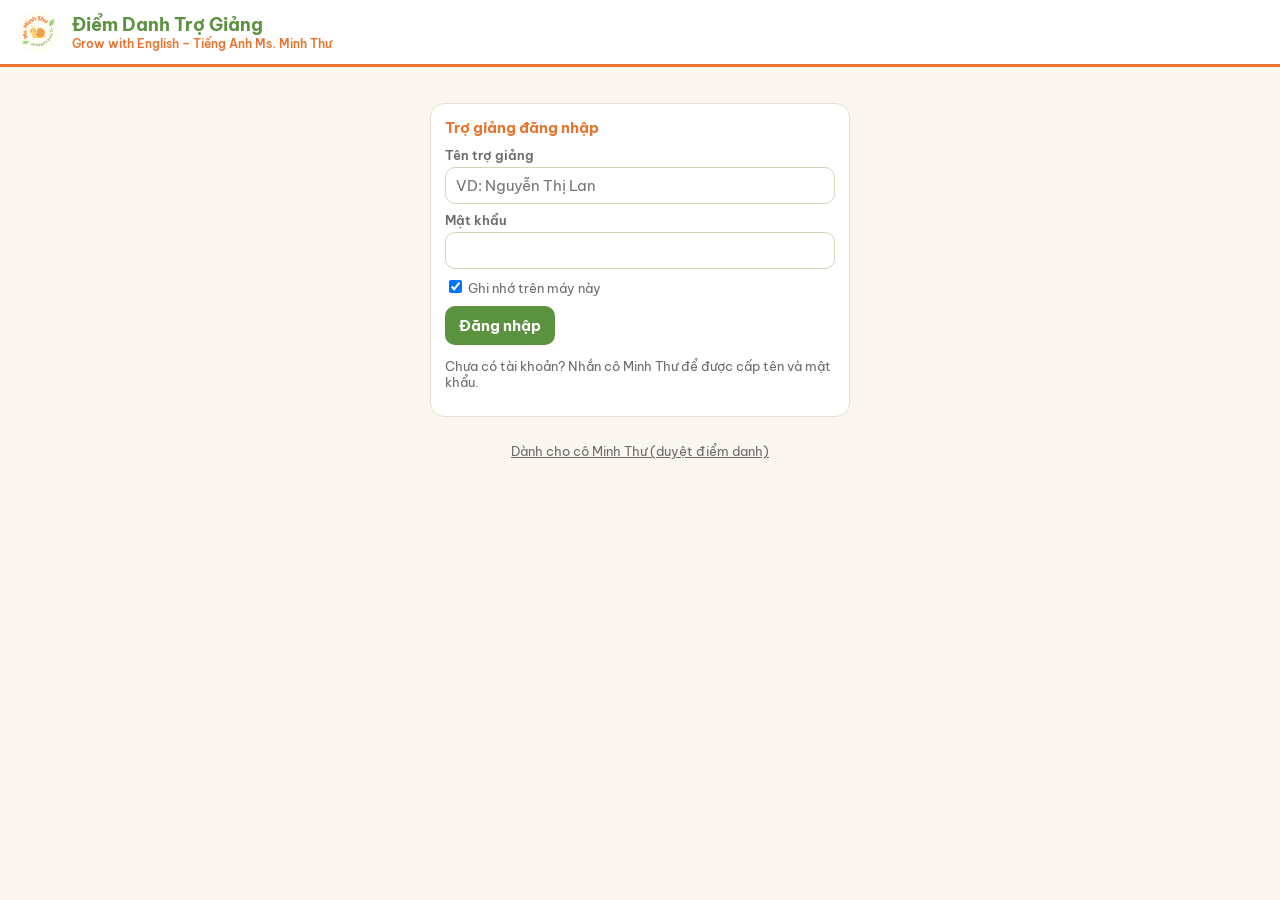
<file: diem-danh.html>
<!doctype html>
<html lang="vi">
<head>
<meta charset="utf-8"><link rel="icon" href="/favicon.ico?v=2"><link rel="apple-touch-icon" href="/apple-touch-icon.png">
<meta name="viewport" content="width=device-width, initial-scale=1">
<title>Điểm Danh Trợ Giảng</title>
<link rel="preconnect" href="https://fonts.googleapis.com"><link rel="preconnect" href="https://fonts.gstatic.com" crossorigin><link rel="preload" as="image" href="logo.png">
<link href="https://fonts.googleapis.com/css2?family=Be+Vietnam+Pro:wght@400;500;600;700;800&display=swap" rel="stylesheet">
<script src="logo.js?v=202611111700"></script>
<link rel="stylesheet" href="style.css?v=202611151000">
<style>
.login{max-width:420px;margin:24px auto}
.who{display:flex;align-items:center;justify-content:space-between;gap:8px;flex-wrap:wrap}
.who b{color:var(--green);font-size:16px}
.gio{display:flex;flex-wrap:wrap;gap:6px;margin-top:6px}
.gio span{background:#F7F3EC;border-radius:8px;padding:4px 10px;font-size:13px;color:var(--muted)}
.gio span:first-child{background:var(--soft);color:#a3501b}
.gio span.late{background:#FBE3E3;color:#b42318;font-weight:700}
.gio b{font-size:17px;color:var(--ink);margin-left:2px}.gio span:first-child b{color:var(--orange)}
.st{display:inline-block;border-radius:999px;padding:2px 10px;font-size:12px;font-weight:700;white-space:nowrap}
.st.cho{background:#FFF4D6;color:#9a6a00}.st.ok{background:#E3F1DA;color:#3F6E2A}.st.no{background:#FBE3E3;color:#b42318}
.sum{display:grid;grid-template-columns:repeat(3,minmax(0,1fr));gap:8px;margin-bottom:10px}
.sum div{background:#F3F8EF;border-radius:12px;padding:10px;text-align:center}
.sum b{display:block;font-size:22px;color:var(--green)}.sum span{font-size:12px;color:var(--muted)}
.item{border:1px solid var(--line);border-radius:12px;padding:10px 12px;margin-bottom:8px;background:#fff}
.item .t{display:flex;justify-content:space-between;gap:8px;align-items:flex-start}
.item .m{font-size:13px;color:var(--muted);margin-top:4px}
.item .btns{margin-top:8px}.item .btns .btn{padding:7px 12px;font-size:13px}
.empty{color:var(--muted);text-align:center;padding:14px;font-size:14px}
.demo{background:#FFF4D6;color:#7a5500;border-radius:10px;padding:8px 12px;font-size:13px;margin-bottom:12px}
.foot{text-align:center;margin-top:18px}.foot a{color:var(--muted);font-size:12.5px}
.month{display:flex;gap:8px;align-items:center}.month input{max-width:180px}
</style>
</head>
<body>
<header class="app">
  <img id="appLogo" alt="">
  <div><h1>Điểm Danh Trợ Giảng</h1><small>Grow with English – Tiếng Anh Ms. Minh Thư</small></div>
</header>
<main>
<div class="demo" id="demoNote" hidden>Đang chạy <b>chế độ thử</b>: dữ liệu chỉ lưu trên máy này. Khi cô cài Google Sheet xong, dán link vào <code>DD_URL</code> trong diem-danh.js.</div>

<!-- ĐĂNG NHẬP -->
<section class="view on" id="v-login">
  <div class="card login">
    <h3 id="lgTitle">Trợ giảng đăng nhập</h3>
    <div id="lgTA">
      <label class="f">Tên trợ giảng</label><input type="text" id="lgName" autocomplete="username" placeholder="VD: Nguyễn Thị Lan">
    </div>
    <label class="f">Mật khẩu</label><input type="password" id="lgPw" autocomplete="current-password" style="width:100%;border:1px solid #d9d0c2;border-radius:10px;padding:8px 10px">
    <label class="hint" style="display:block;margin-top:8px"><input type="checkbox" id="lgRemember" checked> Ghi nhớ trên máy này</label>
    <div class="btns"><button class="btn" id="lgGo" type="button">Đăng nhập</button></div>
    <p class="hint" id="lgHint">Chưa có tài khoản? Nhắn cô Minh Thư để được cấp tên và mật khẩu.</p>
  </div>
  <div class="foot"><a href="#" id="toCo">Dành cho cô Minh Thư (duyệt điểm danh)</a><a href="#" id="toTA" hidden>← Về trang trợ giảng</a></div>
</section>

<!-- TRỢ GIẢNG -->
<section class="view" id="v-ta">
  <div class="card who"><div>Xin chào <b id="taName"></b></div><button class="btn g" id="taOut" type="button">Đăng xuất</button></div>
  <div class="grid2">
    <div class="card">
      <h3>1. Điểm danh buổi tối</h3>
      <div class="row">
        <div><label class="f">Ngày</label><input type="date" id="cDate"></div>
      </div>
      <div class="row">
        <div><label class="f">Giờ vào</label><input type="time" id="cIn" style="width:100%;border:1px solid #d9d0c2;border-radius:10px;padding:8px 10px"></div>
        <div><label class="f">Giờ ra</label><input type="time" id="cOut" style="width:100%;border:1px solid #d9d0c2;border-radius:10px;padding:8px 10px"></div>
      </div>
      <p class="hint">Tính công: <b id="cHours">0</b> giờ<br>Mỗi buổi tính đủ 3 giờ. Vào sau 18:00 sẽ ghi số phút muộn.</p>
      <label class="f">Lớp / công việc</label><input type="text" id="cLop" placeholder="VD: Lớp 9A – chấm BTVN, khảo từ">
      <label class="f">Ghi chú cho cô (không bắt buộc)</label><textarea id="cNote" rows="2"></textarea>
      <div class="btns"><button class="btn o" id="cSend" type="button">✅ Gửi điểm danh</button></div>
      <p class="hint">Gửi xong sẽ ở mục <b>Chờ cô duyệt</b>. Cô duyệt rồi mới hiện trong bảng công.</p>
    </div>
    <div>
      <div class="card">
        <h3>2. Bảng công (đã được duyệt)</h3>
        <div class="month"><label class="f" style="margin:0">Tháng</label><input type="month" id="mMonth"></div>
        <div class="sum" style="margin-top:10px"><div><b id="sBuoi">0</b><span>buổi</span></div><div><b id="sGio">0</b><span>giờ</span></div><div><b id="sCho">0</b><span>chờ duyệt</span></div></div>
        <div id="taOk"></div>
      </div>
      <div class="card"><h3>Chờ cô duyệt / bị từ chối</h3><div id="taWait"></div></div>
    </div>
  </div>
</section>

<!-- CÔ DUYỆT -->
<section class="view" id="v-co">
  <div class="card who"><div><b>Cô Minh Thư</b> – duyệt điểm danh</div><div class="btns" style="margin:0"><button class="btn g" id="coReload" type="button">🔄 Tải lại</button><button class="btn g" id="coOut" type="button">Đăng xuất</button></div></div>
  <nav class="tabs" style="padding:0 0 10px"><button class="on" data-t="t-wait">Chờ duyệt <span class="pill" id="nWait">0</span></button><button data-t="t-sum">Bảng công tháng</button><button data-t="t-ta">Tài khoản trợ giảng</button></nav>
  <div class="card cot" id="t-wait"><div id="coWait"></div></div>
  <div class="card cot" id="t-sum" hidden>
    <div class="month"><label class="f" style="margin:0">Tháng</label><input type="month" id="coMonth"><select id="coTA" style="max-width:220px"></select></div>
    <div class="tbl-wrap" style="margin-top:10px"><table class="list" id="coTotal"></table></div>
    <h3 style="margin-top:16px">Chi tiết đã duyệt</h3>
    <div class="tbl-wrap"><table class="list" id="coDetail"></table></div>
  </div>
  <div class="card cot" id="t-ta" hidden>
    <h3>Thêm trợ giảng / đặt lại mật khẩu</h3>
    <div class="row">
      <div><label class="f">Tên trợ giảng</label><input type="text" id="nName"></div>
      <div><label class="f">Mật khẩu</label><input type="text" id="nPw" placeholder="ít nhất 4 ký tự"></div>
    </div>
    <div class="btns"><button class="btn" id="nSave" type="button">Lưu tài khoản</button></div>
    <p class="hint">Gõ đúng tên trợ giảng đã có để đặt lại mật khẩu mới.</p>
    <div class="tbl-wrap" style="margin-top:10px"><table class="list" id="taList"></table></div>
  </div>
</section>
</main>
<div class="toast" id="toast"></div>
<script src="diem-danh.js?v=202611012300"></script>
</body>
</html>
</file>
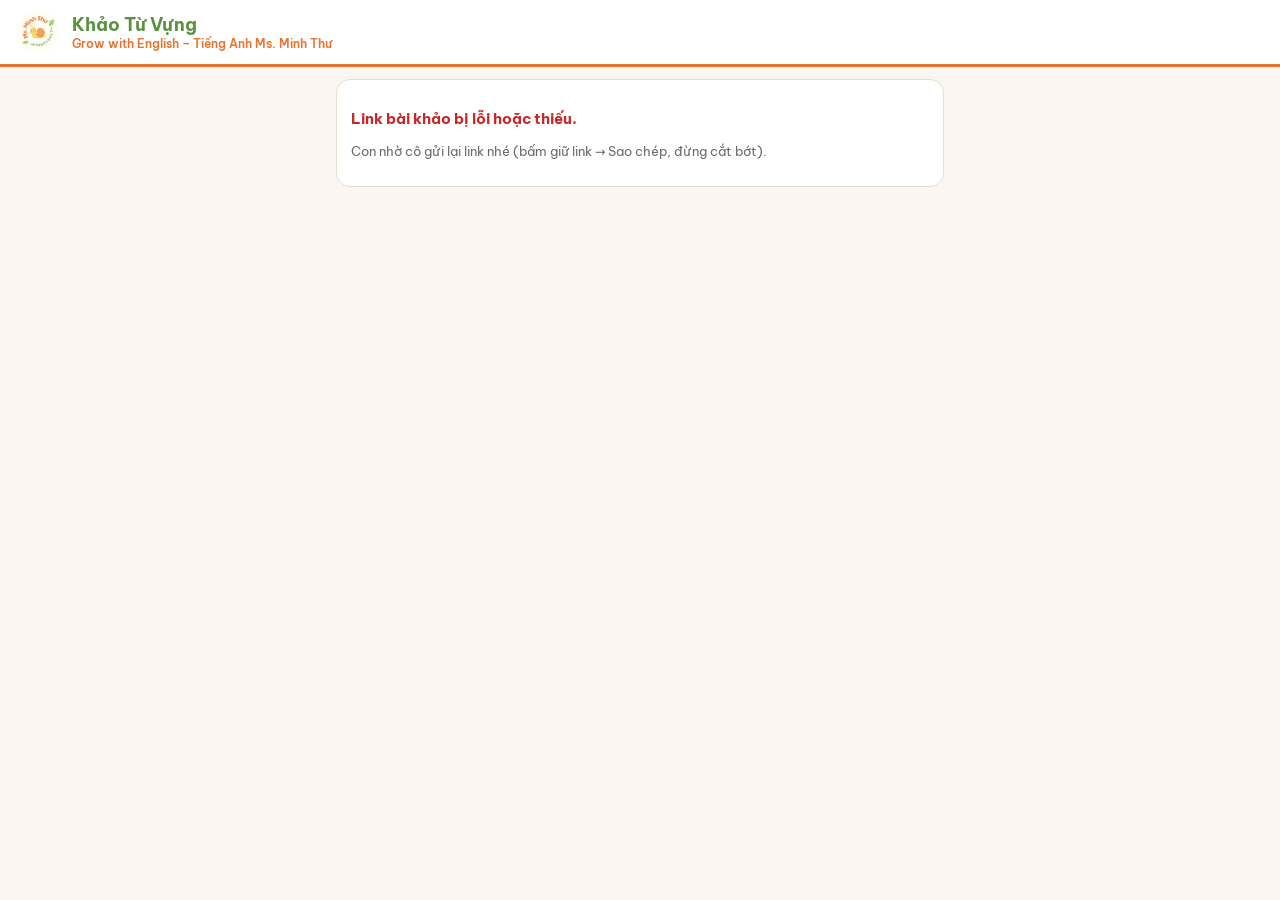
<file: lam-khao-tu.html>
<!doctype html>
<html lang="vi">
<head>
<meta charset="utf-8"><link rel="icon" href="/favicon.ico?v=202611021041"><link rel="apple-touch-icon" href="/apple-touch-icon.png">
<meta name="viewport" content="width=device-width, initial-scale=1">
<meta name="robots" content="noindex">
<title>Khảo Từ Vựng – Học sinh</title>
<link rel="preconnect" href="https://fonts.googleapis.com"><link rel="preconnect" href="https://fonts.gstatic.com" crossorigin>
<link href="https://fonts.googleapis.com/css2?family=Be+Vietnam+Pro:wght@400;500;600;700;800&display=swap" rel="stylesheet">
<script src="logo.js?v=202611111700"></script>
<script src="khao-link.js?v=202611131930"></script>
<script src="sync.js?v=202611271800"></script>
<link rel="stylesheet" href="style.css?v=202611151000">
<style>
main{max-width:640px}
.who{font-size:17px;font-weight:800;color:var(--navy)}
.stu-row.ok{border-color:#9cc98a;background:#F3F8EF}
.stu-row.no{border-color:#f0b8b8;background:#FFF5F5}
.stu-row input:disabled{background:transparent;border-color:transparent;color:var(--ink);padding-left:0;-webkit-text-fill-color:var(--ink)}
.mk{font-weight:800;font-size:15px}
.stu-row.ok .mk{color:var(--green)}.stu-row.no .mk{color:#c62828}
.stu-row.no b{grid-row:span 3}
.fix{grid-column:2;font-size:14px;color:#c62828}
.fix .ans{color:var(--navy);font-weight:800}
.score{text-align:center;padding:18px 14px}
.score .big{font-size:44px;font-weight:800;color:var(--orange);line-height:1.1}
.score .msg{font-size:15px;margin-top:6px}
.prog{position:sticky;top:67px;z-index:5;background:var(--bg);padding:6px 0;font-weight:700;color:var(--muted);font-size:13px}
.btn.big{font-size:16px;padding:13px 18px;flex:1}
.err{color:#c62828;font-weight:700}
.sent{color:var(--green);font-weight:800;font-size:16px;margin:12px 0 0}
</style>
</head>
<body>
<header class="app">
  <img id="appLogo" alt="">
  <div><h1>Khảo Từ Vựng</h1><small>Grow with English – Tiếng Anh Ms. Minh Thư</small></div>
</header>
<main id="app"><p class="hint">Đang mở bài…</p></main>
<div class="toast" id="toast"></div>
<script>
const $=s=>document.querySelector(s), $$=s=>[...document.querySelectorAll(s)];
const esc=s=>String(s??'').replace(/[&<>"]/g,c=>({'&':'&amp;','<':'&lt;','>':'&gt;','"':'&quot;'}[c]));
function toast(t){const el=$('#toast');el.textContent=t;el.classList.add('on');clearTimeout(el._t);el._t=setTimeout(()=>el.classList.remove('on'),2800);}
$('#appLogo').src=window.LOGO||'';
const dm=iso=>{if(!iso)return'';const[y,m,d]=iso.split('-');return d+'/'+m;};

let P=null,SKEY='',st={a:[],done:false,at:0};
const keep=()=>{try{localStorage.setItem(SKEY,JSON.stringify(st));}catch(e){}};

function head(){
  return `<div class="card"><div class="who">📝 ${esc(P.nm)}${P.c?' – lớp '+esc(P.c):''}</div>
    <div class="hint" style="font-size:14px;margin-top:4px">${P.u&&P.u.trim()!=='Unit'?'<b>'+esc(P.u)+'</b> · ':''}${P.w.length} từ · ngày ${dm(P.d)}</div></div>`;
}
function renderDo(){
  $('#app').innerHTML=head()+`
   <p class="hint" style="font-size:14px;margin:0 0 6px">Đọc <b>nghĩa tiếng Việt</b>, viết <b>từ tiếng Anh</b>. Viết xong hết thì bấm <b>Nộp bài</b> ở cuối trang.</p>
   <div class="prog" id="prog"></div>
   <div id="list">${P.w.map((w,i)=>`<div class="stu-row"><b>${i+1}</b><div class="vi">${esc(w[0])}</div>
     <input type="text" data-i="${i}" value="${esc(st.a[i]||'')}" autocomplete="off" autocapitalize="off" autocorrect="off" spellcheck="false" enterkeyhint="next" placeholder="Viết từ tiếng Anh…"></div>`).join('')}</div>
   <div class="btns"><button class="btn o big" id="submit">✅ Nộp bài</button></div>`;
  const ins=$$('#list input');
  const prog=()=>{const n=ins.filter(i=>i.value.trim()).length;$('#prog').textContent=`Đã viết ${n}/${ins.length} từ`;};
  ins.forEach((inp,i)=>{
    inp.addEventListener('input',()=>{st.a[i]=inp.value;keep();prog();});
    inp.addEventListener('keydown',e=>{if(e.key==='Enter'){e.preventDefault();(ins[i+1]||$('#submit')).focus();}});
  });
  prog();
  $('#submit').onclick=()=>{
    const blank=ins.filter(i=>!i.value.trim()).length;
    if(blank&&!confirm(`Con còn ${blank} từ chưa viết. Nộp bài luôn?`))return;
    if(!blank&&!confirm('Con nộp bài nhé? Nộp rồi thì không sửa được nữa.'))return;
    st.a=ins.map(i=>i.value.trim());st.done=true;st.at=Date.now();keep();
    renderResult();window.scrollTo({top:0});
  };
}
// link ngắn: nộp bài thẳng lên Sheet của cô
let SHORT=null;
async function sendSheet(){
  if(!SHORT||st.sent)return;
  const n=P.w.filter((w,i)=>klCheck(st.a[i],w[1])).length;
  try{const r=await syncCall({action:'submitLink',id:SHORT,a:st.a,at:st.at,score:n+'/'+P.w.length});if(r&&r.ok){st.sent=true;keep();}}catch(e){}
}
let rl=null; // link kết quả tạo sẵn (nén) để nút Gửi chạy ngay khi bấm
const resultLink=async()=>rl||(rl=await klMake('khao-tu.html','kq','kz',{...P,a:st.a,at:st.at}));
async function renderResult(){
  if(SHORT&&!st.sent){$('#app').innerHTML=head()+'<div class="card score"><div class="msg">⏳ Đang gửi bài cho cô…</div></div>';await sendSheet();}
  const ok=P.w.map((w,i)=>klCheck(st.a[i],w[1])), n=ok.filter(Boolean).length, tot=P.w.length, pct=n/tot;
  const msg=pct===1?'Con thuộc hết các từ. Giỏi lắm! 🎉':pct>=.8?'Con làm tốt lắm! Học lại các từ sai bên dưới nhé.':pct>=.5?'Con cố gắng học lại các từ sai rồi buổi sau cô khảo lại nhé.':'Con cần học kĩ lại bài này nhé, cô tin con làm được!';
  $('#app').innerHTML=head()+`
   <div class="card score"><div class="hint">Kết quả của con</div><div class="big">${n}/${tot}</div><div class="msg">${msg}</div>
     ${SHORT&&st.sent?'<p class="sent">✅ Bài của con đã tự gửi về cho cô.</p>':`
     ${SHORT?'<p class="err" style="margin:10px 0 0">⚠️ Chưa gửi được bài cho cô (mạng yếu?).</p><div class="btns"><button class="btn o big" id="retry">🔄 Gửi lại</button></div>':''}
     <div class="btns"><button class="btn n big" id="send">📤 Gửi kết quả cho cô qua Zalo</button></div>
     <p class="hint" style="margin:8px 0 0">Bấm nút trên, chọn <b>Zalo</b> rồi gửi cho cô (hoặc dán vào khung chat Zalo của lớp). Cô cần nhận được tin này mới có điểm.</p>`}</div>
   <div id="list">${P.w.map((w,i)=>`<div class="stu-row ${ok[i]?'ok':'no'}"><b>${i+1}</b><div class="vi">${esc(w[0])} <span class="mk">${ok[i]?'✓':'✗'}</span></div>
     <input type="text" disabled value="${esc(st.a[i]||'(bỏ trống)')}">${ok[i]?'':`<div class="fix">Đáp án: <span class="ans">${esc(w[1])}</span></div>`}</div>`).join('')}</div>`;
  if(!$('#send'))return;
  if($('#retry'))$('#retry').onclick=async()=>{$('#retry').disabled=true;await sendSheet();if(st.sent)renderResult();else{$('#retry').disabled=false;toast('Vẫn chưa gửi được – con kiểm tra mạng, hoặc gửi qua Zalo bên dưới');}};
  resultLink();
  $('#send').onclick=async()=>{
    const url=await resultLink(), text=`Con ${P.nm} đã làm xong khảo từ${P.u&&P.u.trim()!=='Unit'?' '+P.u:''}: đúng ${n}/${tot} từ. Cô bấm link để lưu điểm:`;
    try{
      if(navigator.share&&/Android|iPhone|iPad|Mobi/i.test(navigator.userAgent)){await navigator.share({text:text+'\n'+url});return;}
      await navigator.clipboard.writeText(text+'\n'+url);toast('Đã sao chép – mở Zalo, dán (Ctrl+V) và gửi cho cô');
    }catch(e){if(e.name==='AbortError')return;prompt('Con sao chép đoạn này gửi qua Zalo cho cô:',text+' '+url);}
  };
}
(async()=>{
  const mk=location.hash.match(/[#&]k=([a-z0-9]{4,12})/);
  if(mk){ // link ngắn: lấy bài từ Sheet của cô
    SHORT=mk[1];
    let r=null; try{r=await syncCall({action:'getLink',id:SHORT});}catch(e){}
    if(!r||!r.ok){$('#app').innerHTML='<div class="card"><p class="err">'+(r&&r.code==='nolink'?'Không tìm thấy bài khảo này.':'Chưa tải được bài – con kiểm tra mạng rồi tải lại trang nhé.')
      +'</p><p class="hint">Nếu vẫn lỗi, con nhờ cô gửi lại link.</p><div class="btns"><button class="btn" onclick="location.reload()">🔄 Tải lại</button></div></div>';return;}
    P=klDecode(r.de); if(P)P.id=SHORT;
    if(P&&r.kq)P._kq=r.kq; // đã nộp rồi (có thể trên máy khác)
  } else P=(await klRead('de','z')).data;
  if(!P||!Array.isArray(P.w)||!P.w.length){
    $('#app').innerHTML='<div class="card"><p class="err">Link bài khảo bị lỗi hoặc thiếu.</p><p class="hint">Con nhờ cô gửi lại link nhé (bấm giữ link → Sao chép, đừng cắt bớt).'
      +(window.klZip?'':' Máy con đang dùng trình duyệt cũ – con mở link bằng <b>Chrome</b> hoặc cập nhật trình duyệt nhé.')+'</p></div>';return;}
  SKEY='gwe-lam-khao-'+P.id;
  try{const s=localStorage.getItem(SKEY);if(s)st={...st,...JSON.parse(s)};}catch(e){}
  if(P._kq){st={a:P._kq.a||[],done:true,at:P._kq.at,sent:true};keep();} // Sheet giữ bài nộp đầu tiên
  if(st.done)renderResult(); else renderDo();
})();
</script>
</body>
</html>
</file>
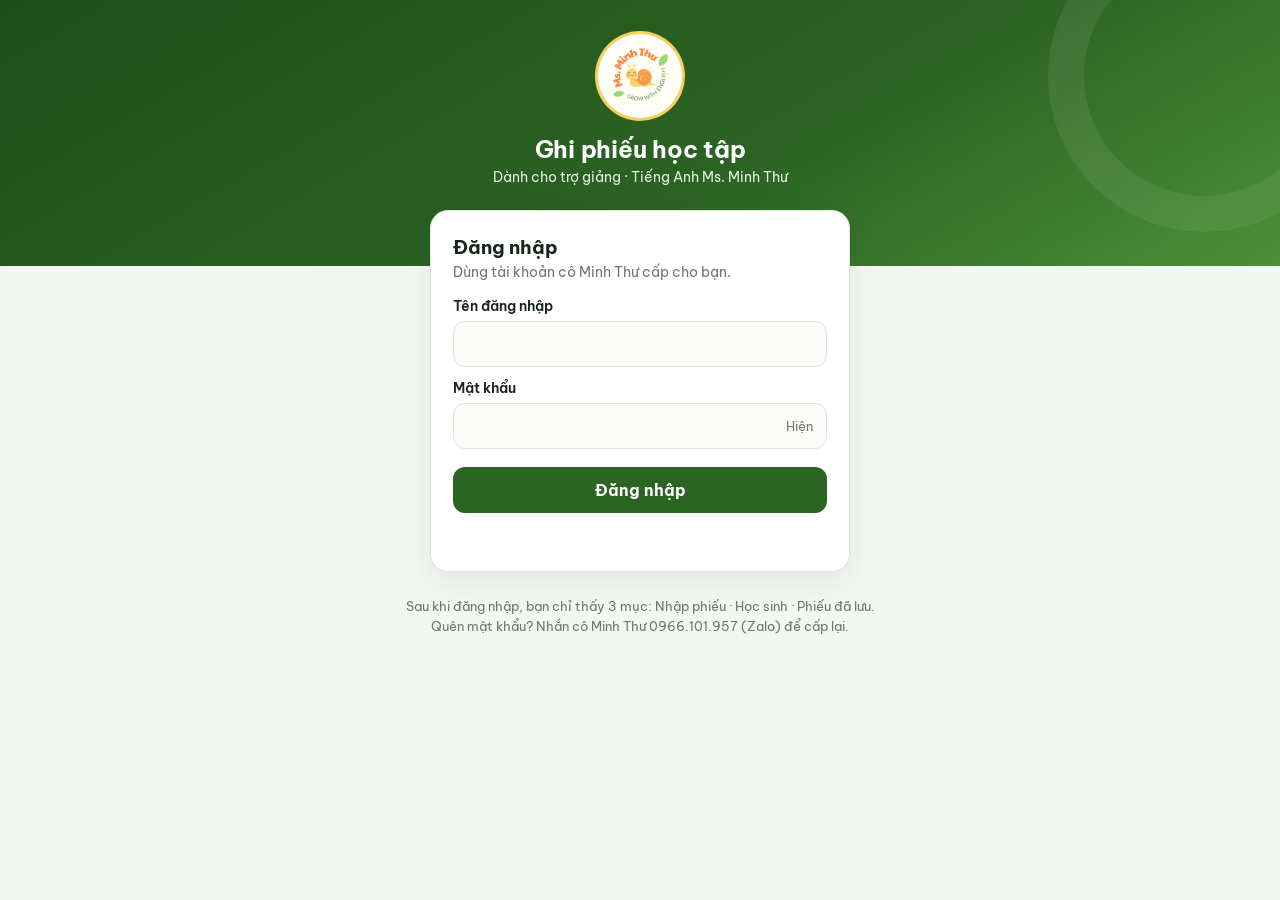
<file: tro-giang.html>
<!doctype html>
<html lang="vi">
<head>
<meta charset="utf-8">
<meta name="viewport" content="width=device-width,initial-scale=1,viewport-fit=cover">
<title>Trợ giảng ghi phiếu – Ms. Minh Thư</title>
<meta name="robots" content="noindex">
<link rel="icon" href="/favicon.ico?v=202611021041"><link rel="apple-touch-icon" href="/apple-touch-icon.png">
<meta name="theme-color" content="#1F4D1A">
<link rel="preconnect" href="https://fonts.googleapis.com"><link rel="preconnect" href="https://fonts.gstatic.com" crossorigin>
<link href="https://fonts.googleapis.com/css2?family=Be+Vietnam+Pro:wght@400;500;600;700;800&display=swap" rel="stylesheet">
<style>
:root{--brand:#2C6424;--brand-3:#1F4D1A;--accent:#E8742F;--bg:#F4F6F3;--ink:#17251A;--muted:#6A786D;--line:#DDE5D9;--bad:#C62828}
*{box-sizing:border-box}
html,body{margin:0;background:var(--bg);color:var(--ink);font-family:'Be Vietnam Pro',system-ui,-apple-system,'Segoe UI',Roboto,sans-serif}
.wrap{min-height:100vh;display:flex;flex-direction:column}
.top{background:linear-gradient(150deg,var(--brand-3) 0%,var(--brand) 60%,#4C8F37 100%);color:#fff;padding:34px 20px 80px;text-align:center;position:relative;overflow:hidden}
.top::after{content:"";position:absolute;right:-80px;top:-80px;width:240px;height:240px;border-radius:50%;border:36px solid rgba(255,255,255,.07)}
.top img{width:84px;height:84px;border-radius:50%;background:#fff;padding:4px;box-shadow:0 0 0 3px #F7CF5E}
.top h1{margin:12px 0 4px;font-size:24px;letter-spacing:-.01em}
.top p{margin:0;opacity:.9;font-size:14px}
.card{background:#fff;border:1px solid var(--line);border-radius:18px;box-shadow:0 8px 28px rgba(23,37,26,.08);
  width:min(420px,calc(100% - 32px));margin:-56px auto 24px;padding:24px 22px;position:relative}
.card h2{margin:0 0 4px;font-size:19px}
.card .sub{margin:0 0 16px;color:var(--muted);font-size:14px}
label{display:block;font-weight:600;font-size:14px;margin:12px 0 6px}
input{width:100%;font:inherit;font-size:16px;padding:12px 14px;border:1.5px solid var(--line);border-radius:12px;background:#FBFCFA;color:var(--ink)}
input:focus{outline:none;border-color:var(--brand);box-shadow:0 0 0 3px rgba(44,100,36,.15);background:#fff}
.pw{position:relative}.pw button{position:absolute;right:8px;top:50%;transform:translateY(-50%);border:0;background:none;color:var(--muted);font:inherit;font-size:13px;cursor:pointer;padding:6px}
.go{margin-top:18px;width:100%;border:0;border-radius:12px;padding:13px;font:inherit;font-size:16px;font-weight:700;color:#fff;background:var(--brand);cursor:pointer}
.go:disabled{opacity:.6;cursor:wait}
.msg{min-height:22px;margin-top:12px;font-size:14px;color:var(--bad);text-align:center}
.msg.ok{color:var(--brand)}
.note{color:var(--muted);font-size:13px;text-align:center;margin:0 16px 28px;line-height:1.55}
</style>
</head>
<body>
<div class="wrap">
 <div class="top">
  <img src="logo.png" alt="">
  <h1>Ghi phiếu học tập</h1>
  <p>Dành cho trợ giảng · Tiếng Anh Ms. Minh Thư</p>
 </div>
 <form class="card" id="f" autocomplete="on">
  <h2>Đăng nhập</h2>
  <p class="sub">Dùng tài khoản cô Minh Thư cấp cho bạn.</p>
  <label for="u">Tên đăng nhập</label>
  <input id="u" name="username" autocomplete="username" autocapitalize="none" spellcheck="false" required>
  <label for="p">Mật khẩu</label>
  <div class="pw"><input id="p" name="password" type="password" autocomplete="current-password" required><button type="button" id="eye">Hiện</button></div>
  <button class="go" id="go">Đăng nhập</button>
  <div class="msg" id="msg"></div>
 </form>
 <p class="note">Sau khi đăng nhập, bạn chỉ thấy 3 mục: Nhập phiếu · Học sinh · Phiếu đã lưu.<br>Quên mật khẩu? Nhắn cô Minh Thư 0966.101.957 (Zalo) để cấp lại.</p>
</div>
<script src="sync.js?v=202611271800"></script>
<script>
const $=s=>document.querySelector(s), msg=$('#msg');
const cur=(()=>{try{return JSON.parse(localStorage.getItem('gwe-tg')||'null');}catch(e){return null;}})();
const hasCode=(()=>{try{return localStorage.getItem('gwe-sync-code')||'';}catch(e){return '';}})();
if(cur&&/^tg:/.test(hasCode)&&!/het=1/.test(location.search))location.replace('index.html');
if(/het=1/.test(location.search)){msg.textContent='Phiên đăng nhập đã hết – vui lòng đăng nhập lại.';}
$('#eye').onclick=()=>{const p=$('#p');p.type=p.type==='password'?'text':'password';$('#eye').textContent=p.type==='password'?'Hiện':'Ẩn';};
$('#f').onsubmit=async e=>{e.preventDefault();
  const user=$('#u').value.trim().toLowerCase().replace(/\s+/g,''),pw=$('#p').value;
  if(!user||!pw)return;
  // máy đang dùng mã nhóm của cô → hỏi trước khi chuyển sang tài khoản trợ giảng
  if(hasCode&&!/^tg:/.test(hasCode)&&!confirm('Máy này đang dùng mã nhóm của cô Minh Thư (đầy đủ chức năng).\nĐăng nhập trợ giảng sẽ chuyển máy này sang chế độ chỉ 3 mục. Tiếp tục?'))return;
  $('#go').disabled=true;msg.className='msg';msg.textContent='Đang kiểm tra…';
  try{
    const r=await syncCall({action:'tgLogin',user,pw});
    if(!r.ok){msg.textContent=r.code==='locked'?'Sai quá nhiều lần – thử lại sau 15 phút.':r.code==='off'?'Tài khoản đang bị tắt – liên hệ cô Minh Thư.':
      r.code==='wrong'?'Sai tên đăng nhập hoặc mật khẩu.':'Máy chủ chưa sẵn sàng – báo cô Minh Thư giúp nhé.';$('#go').disabled=false;return;}
    // đổi người dùng trên cùng máy → xoá dữ liệu cũ trong máy, kéo lại từ Sheet
    if(!cur||cur.user!==r.user)['gwe-phieu-hoc-tap-v1','gwe-sync-del-phieu','gwe-sync-known-phieu'].forEach(k=>{try{if(/^tg:/.test(hasCode)||!hasCode)localStorage.removeItem(k);}catch(e){}});
    localStorage.setItem('gwe-sync-code',r.token);
    localStorage.setItem('gwe-tg',JSON.stringify({user:r.user,ten:r.ten}));
    msg.className='msg ok';msg.textContent='Xin chào '+r.ten+'! Đang mở trang ghi phiếu…';
    location.replace('index.html');
  }catch(err){msg.textContent='Chưa kết nối được (mất mạng?) – thử lại nhé.';$('#go').disabled=false;}
};
</script>
</body>
</html>
</file>
<file: style.css>
/* ô bài khảo từ thiếu số Unit / mã đề */
input.bad{border-color:#E5774F!important;background:#FFF3EF}
.unit-warn{display:none;color:#B23A12;margin-top:3px;font-weight:600}
:root{
  --green:#5A923F; --orange:#E8742F; --navy:#1F3F7A; --ink:#2b2b2b; --muted:#6b6b6b;
  --bg:#FBF7F0; --card:#fff; --line:#E6DED2; --soft:#FDE5D3;
}
*{box-sizing:border-box}
body{margin:0;background:var(--bg);color:var(--ink);font-family:'Be Vietnam Pro',system-ui,sans-serif;font-size:15px}
button,input,select,textarea{font:inherit}
header.app{display:flex;align-items:center;gap:12px;padding:10px 16px;background:#fff;border-bottom:3px solid var(--orange);position:sticky;top:0;z-index:10}
header.app img{width:44px;height:44px;border-radius:50%}
header.app h1{font-size:18px;margin:0;color:var(--green)}
header.app small{display:block;color:var(--orange);font-weight:600;font-size:12px}
nav.tabs{display:flex;gap:6px;padding:10px 16px 0;flex-wrap:wrap}
nav.tabs button{border:1px solid var(--line);background:#fff;border-radius:999px;padding:7px 14px;cursor:pointer;font-weight:600;color:var(--muted)}
nav.tabs button.on{background:var(--green);border-color:var(--green);color:#fff}
main{padding:12px 16px 40px;max-width:1280px;margin:0 auto}
.view{display:none}.view.on{display:block}
.card{background:var(--card);border:1px solid var(--line);border-radius:14px;padding:14px;margin-bottom:12px}
.card h3{margin:0 0 10px;font-size:15px;color:var(--orange)}
label.f{display:block;font-size:13px;font-weight:600;color:var(--muted);margin:8px 0 4px}
input[type=text],input[type=search],input[type=number],input[type=date],select,textarea{width:100%;border:1px solid #d9d0c2;border-radius:10px;padding:8px 10px;background:#fff}
textarea{min-height:56px;resize:vertical}
.row{display:grid;gap:10px;grid-template-columns:repeat(auto-fit,minmax(120px,1fr))}
.chips{display:flex;flex-wrap:wrap;gap:6px;margin-top:6px}
.chips button{border:1px dashed var(--green);background:#F3F8EF;color:#3F6E2A;border-radius:999px;padding:4px 10px;font-size:12.5px;cursor:pointer}
.seg{display:flex;gap:6px;flex-wrap:wrap}
.seg label{border:1px solid #d9d0c2;border-radius:10px;padding:7px 12px;cursor:pointer;background:#fff}
.seg input{margin-right:6px}
.btn{border:0;border-radius:10px;padding:10px 14px;font-weight:700;cursor:pointer;background:var(--green);color:#fff}
.btn.o{background:var(--orange)}.btn.n{background:var(--navy)}.btn.g{background:#fff;color:var(--ink);border:1px solid #d9d0c2}
.btn.r{background:#fff;color:#c62828;border:1px solid #f0c4c4}
.btns{display:flex;flex-wrap:wrap;gap:8px;margin-top:10px}
.grid2{display:grid;grid-template-columns:minmax(0,1fr) minmax(0,1fr);gap:16px;align-items:start}
.sticky{position:sticky;top:76px}
@media (max-width:900px){.grid2{grid-template-columns:minmax(0,1fr)}.sticky{position:static}}
@media (min-width:901px){.sticky .hint{display:none}} /* máy tính: dành chỗ cho phiếu xem trước */
#previewWrap{width:100%;margin:0 auto;overflow:hidden;border-radius:6px;box-shadow:0 4px 18px rgba(0,0,0,.12);background:#fff}
#preview{transform-origin:top left}
.hint{font-size:12.5px;color:var(--muted)}
.toast{position:fixed;left:50%;bottom:20px;transform:translateX(-50%);background:#222;color:#fff;padding:10px 16px;border-radius:10px;opacity:0;transition:.3s;z-index:99;pointer-events:none;max-width:90vw}
.toast.on{opacity:1}
table.list{width:100%;border-collapse:collapse;font-size:14px}
table.list th,table.list td{padding:8px 6px;border-bottom:1px solid var(--line);text-align:left;vertical-align:top}
table.list th{color:var(--muted);font-size:12.5px}
.pill{display:inline-block;background:var(--soft);color:#a3501b;border-radius:999px;padding:1px 8px;font-size:12px;font-weight:600}
.tbl-wrap{overflow-x:auto}
.khoi-h{background:var(--soft);color:#a3501b;font-weight:800;font-size:13px}

/* ============ PHIẾU (kích thước cố định 630px) ============ */
.sheet{width:630px;position:relative;background:#fff;overflow:hidden;font-family:'Be Vietnam Pro',sans-serif;color:#333;padding:0 0 0}
.sheet .wm{position:absolute;left:105px;top:230px;width:420px;opacity:.13}
.sheet .in{position:relative;padding:8px 30px 0}
.sh-top{display:flex;align-items:center;justify-content:space-between;height:72px}
.sh-top .logo{width:84px;height:84px;margin-top:10px}
.sh-motto{font-family:'Lora',serif;font-weight:700;color:var(--navy);font-size:19px;letter-spacing:.3px}
.sh-tag{border:2px solid #3a9c8f;color:#1f6f63;font-weight:800;font-size:11.5px;padding:7px 12px;border-radius:12px;background:#fff}
.sh-title{text-align:center;font-weight:800;font-size:32px;color:#EC3F7C;margin-top:2px;letter-spacing:.5px}
.sh-sub{text-align:center;font-weight:700;font-style:italic;color:#C2187A;font-size:13.5px;margin-top:2px}
.sh-badge{position:absolute;right:38px;top:84px;width:40px;height:36px;border-radius:8px;background:#3E9B4F;color:#fff;font-weight:800;font-size:20px;display:flex;align-items:center;justify-content:center}
.sh-info{display:grid;grid-template-columns:1.5fr 1fr 1fr;gap:24px;margin-top:22px}
.sh-lab{font-weight:800;font-size:12.5px;color:#222;margin-bottom:6px}
.sh-box{border:1.6px solid #333;background:#fff;min-height:32px;padding:3px 8px;display:flex;align-items:center;justify-content:center}
.sh-h{text-align:center;font-family:'Lora',serif;font-weight:700;font-size:20px;margin:22px 0 12px}
.sh-h.green{color:#3E9B4F}.sh-h.purple{color:#8E3FB0}.sh-h.navy{color:#2E4A7D}
.sh-2{display:grid;grid-template-columns:1fr 1fr;gap:28px;align-items:start}
.sh-2.gv{grid-template-columns:1.36fr 1fr} /* ô Ngữ pháp rộng hơn ô Từ vựng (cô chỉnh 2026-11-14) */
/* ô BTVN kế tiếp (xanh lá) cùng cỡ với ô Mục tiêu/Nội dung (tím) – cô chốt */
.sh-sbox.purple,.sh-sbox.green{height:100px}
.sh-colh{text-align:center;font-weight:800;font-size:13.5px;color:#222;margin-bottom:8px}
.sh-rbox{border:1.6px solid #333;border-radius:12px;background:#fff;padding:8px 12px;height:96px}
.sh-rbox.cmt{position:relative;display:flex;padding:6px 10px}
.sh-rbox.cmt .stamp{position:absolute;right:-20px;bottom:-30px;width:96px;pointer-events:none}
.cmt .fit{text-wrap:balance;flex:1;display:flex;align-items:center;justify-content:center;text-align:center;padding:0 16px 4px;overflow:hidden}
.sh-sbox .fit{flex:1;min-height:0;overflow:hidden}
.sheet .sh-sbox .fit .hw{line-height:var(--lh,1.4)}
.fi{display:inline-block;max-width:100%;vertical-align:top}.fit.nw .fi{max-width:none}.fit.nw,.fit.nw *{white-space:pre !important}
.sh-note .fit{flex:1;height:100%;display:flex;align-items:center;overflow:hidden;line-height:1.25}.sh-note .fit .hw{line-height:1.25}
.sheet .fit .hw,.sheet.print .fit .hw{font-size:1em}.sheet .fit .hw.k2{font-size:.92em}
.sh-st{display:flex;justify-content:space-between;align-items:center;font-size:12.5px;margin:3px 0;color:#333}
.sh-ck{width:18px;height:18px;border:2px solid #3E9B4F;border-radius:4px;display:inline-flex;align-items:center;justify-content:center}
.sh-sbox{border:1.4px solid #333;background:#fff;height:120px;padding:6px 12px 8px;display:flex;flex-direction:column}
.sw{position:relative;display:flex;flex-direction:column}.sw>div{position:relative}
.sw::before{content:"";position:absolute}
.sw.o::before{left:4px;top:4px;right:-4px;bottom:-4px;background:#F08A3E}
.sw.p::before{left:7px;top:7px;right:-7px;bottom:-7px;background:#CDA6E6}
.sw.g::before{left:7px;top:7px;right:-7px;bottom:-7px;background:#8CC152}
.sh-sbox .t{text-align:center;font-weight:700;font-size:13.5px;margin-bottom:4px}
.sh-sbox.purple .t{color:#8E3FB0;font-family:'Lora',serif}.sh-sbox.green .t{color:#3E9B4F;font-size:12px}
.hw{font-family:'Lora',serif;font-style:italic;font-weight:600;color:#D32F2F;font-size:15px;line-height:1.4;white-space:pre-wrap;word-break:break-word}
.hw.k{color:#333}
.sheet.print .hw{font-family:'Be Vietnam Pro',sans-serif;font-weight:600;font-size:14px;line-height:1.45}
/* kiểu chữ nét thanh nét đậm, nghiêng nhẹ (cô chọn trong Cài đặt) */
.sheet.f-lora .hw{font-family:'Lora',serif;font-style:italic;font-weight:600}
.sh-att{display:flex;align-items:center;gap:14px;margin-top:2px}
.sh-note{flex:1;min-width:0;border:1.6px solid #333;border-radius:10px;height:46px;overflow:hidden;padding:3px 10px;display:flex;align-items:center;font-size:12.5px;color:#4a6fa5;font-weight:600}
.sh-opt{display:flex;align-items:center;gap:6px;font-weight:800;font-size:12.5px;color:#5b8cc9}
.sh-circ{width:24px;height:24px;border-radius:50%;border:1.6px solid #333;display:inline-flex;align-items:center;justify-content:center}
.sh-foot{margin-top:28px;border-top:5px solid var(--navy);padding-top:5px}
.sh-foot div{background:var(--navy);color:#fff;font-weight:700;font-style:italic;font-size:12.5px;display:flex;justify-content:space-between;padding:10px 24px}
#exportHolder,#ktExport{position:fixed;left:-10000px;top:0}

/* ============ KHẢO TỪ ============ */
#kPrevWrap{width:100%;overflow:hidden;border-radius:6px;box-shadow:0 4px 18px rgba(0,0,0,.12);background:#fff}
#kPrev{transform-origin:top left}
.kn{display:flex;flex-wrap:wrap;gap:6px;align-items:center}
.kn button{border:1px solid #d9d0c2;background:#fff;border-radius:999px;padding:7px 14px;font-weight:700;cursor:pointer;color:var(--muted)}
.kn button.on{background:var(--orange);border-color:var(--orange);color:#fff}
.kn input[type=number]{width:80px}.kn label{margin-left:6px;font-size:14px}
.kr{display:grid;grid-template-columns:24px minmax(0,1fr);gap:6px 8px;padding:10px 0;border-bottom:1px solid var(--line)}
.kr>b{color:var(--orange);padding-top:7px}
.kr-w{display:grid;grid-template-columns:minmax(0,1fr) minmax(0,1fr);gap:6px}
.kr textarea{min-height:0;height:auto;resize:none;overflow:hidden;padding:6px 8px;line-height:1.35}
.kr textarea[data-k=en]{font-weight:700;color:var(--navy)}
.kr-g{grid-column:2;display:flex;gap:6px;align-items:center}
.kr-g input{flex:1;min-width:0;padding:6px 8px}
.mk{border:1px solid #d9d0c2;background:#fff;border-radius:8px;width:36px;height:34px;cursor:pointer;font-weight:800;font-size:16px;color:#999}
.mk.ok.on{background:#3E9B4F;border-color:#3E9B4F;color:#fff}.mk.no.on{background:#c62828;border-color:#c62828;color:#fff}
.ov{position:fixed;inset:0;background:var(--bg);z-index:50;overflow:auto;display:none;padding:16px}
.ov.on{display:block}
.ov-in{max-width:640px;margin:0 auto 60px}
.stu-row{display:grid;grid-template-columns:30px minmax(0,1fr);gap:6px 10px;align-items:center;background:#fff;border:1px solid var(--line);border-radius:12px;padding:10px 12px;margin-bottom:8px}
.stu-row b{grid-row:span 2;width:30px;height:30px;border-radius:50%;background:var(--orange);color:#fff;display:flex;align-items:center;justify-content:center;font-size:13px}
.stu-row .vi{font-weight:700;font-size:16px}
.stu-row input{font-size:17px}
.kt-sub{text-align:center;font-size:12.5px;font-style:italic;color:#555;margin:-6px 0 12px}
.kt-box{border:1.6px solid #333;border-radius:14px;background:#fff;padding:14px 12px 10px}
.kt-grid{display:grid;grid-auto-flow:column;grid-template-columns:repeat(3,minmax(0,1fr));gap:8px 10px}
.kt-it{display:flex;align-items:center;gap:5px;border:1.4px solid #333;border-radius:12px;padding:2px 5px 2px 4px;height:46px;background:#fff;min-width:0}
.kt-n{flex:none;width:19px;height:19px;border-radius:50%;background:#333;color:#fff;font-size:10px;font-weight:800;display:flex;align-items:center;justify-content:center}
.kt-c{flex:1;min-width:0;display:flex;flex-direction:column;justify-content:center}
.kt-vi{font-weight:600;color:#333;white-space:nowrap;overflow:hidden;line-height:1.3}
.kt-a{white-space:nowrap;overflow:hidden;line-height:1.35;min-height:20px}
.sheet .kt-a .hw,.sheet.print .kt-a .hw{font-size:1em;line-height:1.35;white-space:nowrap}
.hw.bl{color:#1E4FA8}.hw.st{text-decoration:line-through;text-decoration-color:#D32F2F}
.kt-mk{flex:none;width:15px;font-family:'Lora',serif;color:#D32F2F;font-size:17px;text-align:center}
.kt-tot{display:flex;justify-content:flex-end;align-items:center;gap:10px;margin-top:12px;font-weight:800;font-size:14px}
.kt-tot .sh-box{min-width:110px;border-radius:10px}
.kt-miss{border:1.6px solid #333;border-radius:14px;background:#fff;padding:10px 16px;display:grid;grid-template-columns:minmax(0,1fr) minmax(0,1fr);gap:3px 18px;font-size:13px;align-items:baseline}
.sheet .kt-miss .hw{font-size:15px}
.kt-miss .ok{grid-column:1/-1;text-align:center;padding:6px 0}
.kt-miss .nt{grid-column:1/-1;font-size:12px;font-style:italic;color:#555;margin-top:6px}

/* 4 phần phiếu – 4 màu nhẹ để không điền nhầm ô (cô yêu cầu 2026-11-05):
   chỉ tô thẻ nhập bên trái, phiếu giữ nền trắng */
.card.sec1{background:#FFF1F5;border-color:#F6C3D4}.card.sec1 h3{color:#C2185B}
.card.sec2{background:#F6EEFC;border-color:#D9C0EF}.card.sec2 h3{color:#8E3FB0}
.card.sec3{background:#EEF4FC;border-color:#BED3EF}.card.sec3 h3{color:#2E4A7D}
.card.sec4{background:#F0F8EA;border-color:#C3E2AE}.card.sec4 h3{color:#3E8E3F}

/* ============ ĐỒNG BỘ SHEET CHUNG (sync.js) ============ */
.sync-btn{margin-left:auto;border:1px solid var(--line);background:#fff;border-radius:999px;padding:6px 12px;font-weight:700;font-size:12.5px;cursor:pointer;color:var(--green);white-space:nowrap}
.sync-btn[data-s=busy]{color:var(--muted)}
.sync-btn[data-s=err],.sync-btn[data-s=badcode],.sync-btn[data-s=nocode]{color:#c62828;border-color:#f0c4c4;background:#FFF5F5}
@media (max-width:520px){.sync-btn{padding:5px 9px;font-size:11.5px}header.app small{display:none}}
nav.tabs a{border:1px solid var(--line);background:#fff;border-radius:999px;padding:7px 14px;font-weight:600;color:var(--orange);text-decoration:none}

/* Bỏ nút tăng/giảm ▲▼ trong ô số (cô yêu cầu 2026-11-11) */
input[type=number]::-webkit-inner-spin-button,input[type=number]::-webkit-outer-spin-button{-webkit-appearance:none;margin:0}
input[type=number]{-moz-appearance:textfield;appearance:textfield}

/* Nhắc kiểm tra định kỳ giữa khóa (trang Phiếu học tập) */
.kt-remind{background:#FFF7E0;border:1.5px solid #F2B84B;border-radius:12px;padding:10px 12px;margin:0 0 12px;font-size:14px;line-height:1.5}
.kt-remind.late{background:#FFE9E2;border-color:#E5774F}
.kt-remind.ok{background:#E9F6EA;border-color:#7BBF7F}
.kt-remind ul{margin:6px 0 8px;padding-left:20px}
.kt-remind li{margin:2px 0}
.kt-card{background:#FFFBEF;border:1.5px solid #F2B84B}
/* nhãn kiểm tra định kỳ trong danh sách học sinh */
.kt-sum{margin:0 0 10px;font-size:13.5px;display:flex;flex-wrap:wrap;gap:6px;align-items:center}
.kt-sum:empty{display:none}
.kt-tag{display:inline-block;margin-top:5px;padding:3px 10px;border-radius:999px;font:inherit;font-size:12.5px;font-weight:700;border:1.5px solid;line-height:1.4;text-align:left}
button.kt-tag{cursor:pointer}
.kt-tag.dan{background:#FFF7E0;border-color:#F2B84B;color:#8a5a00}
.kt-tag.late{background:#FFE9E2;border-color:#E5774F;color:#B23A12}
.kt-tag.in{background:#E8F1FD;border-color:#7FA8E0;color:#1E4E8C}
.kt-tag.diem{background:#E9F6EA;border-color:#7BBF7F;color:#2E6B32}
.sc-on{display:flex;align-items:center;gap:6px;margin:10px 0 4px;font-size:14px;cursor:pointer;flex-wrap:wrap}
.sc-on input{width:18px;height:18px;margin:0;accent-color:#D32F2F}
.sc-box{border:1.5px dashed #F2B84B;background:#FFFBEA;border-radius:10px;padding:8px 10px;margin-bottom:8px}
.sc-hl{color:#D32F2F;background:#FFF6B3;padding:0 3px;border-radius:3px;-webkit-box-decoration-break:clone;box-decoration-break:clone}
.ocr-paste{border:2px dashed #B98AD9;background:#FAF5FE;border-radius:10px;padding:14px 10px;text-align:center;color:#6B2E8E;margin-bottom:8px;cursor:pointer;caret-color:transparent;outline:none;font-size:14px}
.ocr-paste small{color:#8a6aa0;font-size:12px}
.ocr-paste:focus{border-color:#8E3FB0;background:#F3EAFB;box-shadow:0 0 0 3px rgba(142,63,176,.15)}
.ocr-paste.busy{opacity:.6;pointer-events:none}
.kt-tag.miss{background:#F3EAFB;border-color:#B98AD9;color:#6B2E8E}
#ocrImg{max-width:100%;max-height:260px;margin-top:8px;border:1px solid var(--line);border-radius:6px;display:none}

/* ============ PHIẾU MẪU C (cô chốt 2026-11-14): dải xanh đầu phiếu, 4 nhãn mục ombre, ô trong suốt thấy logo nền ============
   Chỉ áp cho phiếu mặt trước (.sheet.c2 trong index.html). Màu lấy từ logo. */
.sheet.c2{--o:#F47C35;--g:#3F7F32;--g2:#2C6424;--y:#F7CF5E;background:#fff;color:#2b2b2b}
.sheet.c2 .hw{color:#C62828}
.sheet.c2::before{content:"";position:absolute;left:0;right:0;top:0;height:172px;background:linear-gradient(115deg,#22521C 0%,var(--g2) 35%,var(--g) 70%,#58A23E 100%);border-bottom:5px solid var(--o);border-radius:0 0 50% 50%/0 0 26px 26px}
.sheet.c2::after{content:"";position:absolute;right:-60px;top:-70px;width:220px;height:220px;border-radius:50%;border:26px solid rgba(255,255,255,.07)}
.sheet.c2 .wm{opacity:.07;top:250px}
.sheet.c2 .sh-top .logo{width:98px;height:98px;margin-top:52px;margin-left:-12px;background:var(--y);padding:3px;border:4px solid #fff;border-radius:50%;position:relative;z-index:2}
.sheet.c2 .sh-motto{color:#FFF6D6;font-size:15.5px;letter-spacing:1.2px}
.sheet.c2 .sh-tag{background:var(--o);border:2px solid #fff;color:#fff;border-radius:20px;letter-spacing:1px;padding:6px 13px}
.sheet.c2 .sh-title{color:#fff;font-weight:800;font-size:40px;line-height:1.1;letter-spacing:4px;text-shadow:0 2px 0 rgba(0,0,0,.18);margin-top:-10px}
.sheet.c2 .sh-sub{color:var(--y);font-style:italic;font-weight:700;font-size:11px;letter-spacing:2.4px;display:flex;align-items:center;justify-content:center;gap:10px;margin-top:9px}
.sheet.c2 .sh-sub::before,.sheet.c2 .sh-sub::after{content:"";width:28px;height:2px;border-radius:2px;background:var(--y)}
.sheet.c2 .sh-badge{background:#fff;color:var(--o);border-radius:50%;width:40px;height:40px;border:3px solid var(--o);top:80px}
.sheet.c2 .sh-info{margin-top:52px}
.sheet.c2 .sh-lab{color:var(--g);font-size:12.5px;letter-spacing:1px}
/* bóng ô: khối màu nhạt lệch phải-dưới (bản cô chốt, ô nền trắng) */
.sheet.c2 .sh-box,.sheet.c2 .sh-rbox,.sheet.c2 .sh-sbox{background:#fff}
.sheet.c2 .sh-box{border:1.6px solid var(--g);border-radius:10px}
.sheet.c2 .sw::before{background:#D6EEC6;border-radius:14px;left:5px;top:5px;right:-5px;bottom:-5px}
.sheet.c2 .sw.o::before{background:var(--y);border-radius:10px;left:3px;top:3px;right:-3px;bottom:-3px}
/* 4 nhãn mục dạng nút, mỗi nhãn 1 dải màu chuyển */
.sheet.c2 .sh-h{width:max-content;margin:22px auto 12px;padding:5px 22px 5px 6px;border-radius:30px;color:#fff;font-family:'Be Vietnam Pro',sans-serif;font-weight:800;font-size:15px;letter-spacing:1.5px;text-transform:uppercase;display:flex;align-items:center;gap:10px}
.sheet.c2 .sh-h::before{width:24px;height:24px;border-radius:50%;background:#fff;font-size:13px;display:inline-flex;align-items:center;justify-content:center}
.sheet.c2 .sh-h.n1{background:linear-gradient(90deg,#1F5A1B,#3F7F32 50%,#78B84E)}.sheet.c2 .sh-h.n1::before{content:"1";color:#1F5A1B}
.sheet.c2 .sh-h.n2{background:linear-gradient(90deg,#D4501A,#F47C35 55%,#F9A646)}.sheet.c2 .sh-h.n2::before{content:"2";color:#D4501A}
.sheet.c2 .sh-h.n3{background:linear-gradient(90deg,#2E7A3A,#5FA344 50%,#A3C94A)}.sheet.c2 .sh-h.n3::before{content:"3";color:#2E7A3A}
.sheet.c2 .sh-h.n4{background:linear-gradient(90deg,#C2410C,#EA6A24 50%,#F2B33D)}.sheet.c2 .sh-h.n4::before{content:"4";color:#C2410C}
.sheet.c2 .sh-colh{color:var(--g);font-size:14px;letter-spacing:.8px;margin-bottom:9px}
.sheet.c2 .sh-rbox{border:1.6px solid var(--g);border-radius:14px}
.sheet.c2 .sh-st{font-size:13.5px;margin:4px 0}
.sheet.c2 .sh-ck{border-color:var(--o)}
.sheet.c2 .sh-sbox{border:1.6px solid var(--g);border-radius:14px;padding-top:0}
.sheet.c2 .sh-2.nx .sh-sbox.green{height:118px} /* 2 ô BTVN buổi kế tiếp cao hơn (cô yêu cầu) */
.sheet.c2 .sh-sbox .t{margin:0 -12px 6px;padding:5px 6px;border-radius:12px 12px 0 0;background:#EEF7E6;color:var(--g2);font-family:'Be Vietnam Pro',sans-serif;font-size:12.5px;letter-spacing:.2px;text-transform:uppercase;white-space:nowrap}
.sheet.c2 .sh-note{border:1.6px solid var(--g);border-radius:24px;color:#5E8A52}
.sheet.c2 .sh-opt{color:var(--g2);letter-spacing:.8px}
.sheet.c2 .sh-circ{border-color:var(--g)}
.sheet.c2 .sh-foot{margin-top:28px;border-top:none;padding-top:0}
.sheet.c2 .sh-foot div{background:linear-gradient(120deg,var(--g2),var(--g) 60%,#5FA344);border-top:5px solid var(--o);font-style:normal;letter-spacing:.4px;font-size:11.5px}

/* góc phải thẻ HS: BTVN buổi trước (cô yêu cầu 2026-11-16 để kiểm tra bài) */
.hs-top{display:grid;grid-template-columns:minmax(0,1fr) minmax(0,1fr);gap:12px;align-items:stretch}
.prev-hw{border:1.5px dashed #8CC152;background:#F4FAEE;border-radius:12px;padding:8px 12px;font-size:13.5px;color:#333;max-height:150px;overflow:auto}
.prev-hw b{display:block;color:#3E8E3F;font-size:13.5px;margin-bottom:4px}.prev-hw b small{font-weight:600;color:#6b8f5a}
.prev-hw ul{margin:0;padding-left:18px}.prev-hw li{margin:2px 0}.prev-hw .muted{color:#999;font-style:italic}
@media (max-width:560px){.hs-top{grid-template-columns:minmax(0,1fr)}}
.prev-hw li.td{color:#1E6FD9;font-weight:600}
.sheet.c2 .sh-rbox{height:76px;padding-top:6px;padding-bottom:6px}.sheet.c2 .sh-st{margin:1px 0} /* mục 1 thấp lại (cô yêu cầu 2026-11-16) */
.sheet.c2 .sh-rbox.cmt .stamp{bottom:-42px} /* ô mục 1 thấp lại → hạ dấu xuống chỗ cô khoanh (2026-11-16) */
.sheet.c2 .cmt .fit{padding:0 6px 2px} /* bớt lề để câu nhận xét chữ to hơn (2026-11-16) */
.sheet .sh-sbox .fit .hw{text-wrap:pretty} /* xuống dòng không rớt 1 chữ lẻ */
/* tab Học sinh: tài liệu cần in cho buổi sau (dòng có "Phát"/"Kiểm tra") */
.print-list{border:1.5px dashed #F08A3E;background:#FFF6EE;border-radius:12px;padding:8px 12px;margin:0 0 10px;font-size:13.5px}
.print-list>b{color:#C0561A}.print-list ul{margin:4px 0 0;padding-left:18px}.print-list li{margin:3px 0}.print-list small{color:#888}
/* tab Lịch học (chỉ trên máy cô) */
.lich-dow{padding:10px 0;font-weight:700;color:var(--orange)}
.lich-day{display:grid;gap:8px}
.lich-hs{border:1px solid var(--line);border-left:4px solid #8CC152;border-radius:10px;padding:8px 12px;background:#fff;font-size:14px}
.lich-hs.in{border-left-color:#F08A3E;background:#FFF6EE}.lich-hs small{color:#888}.lich-hs div{margin-top:3px}
.lich-tbl th,.lich-tbl td{padding:4px 6px}
.lich-r{float:right;display:flex;flex-direction:column;align-items:flex-end;gap:6px;margin-left:10px}.lich-gp{white-space:nowrap}.lich-gp.done{background:#EEF8E8;color:#2E7D32;border-color:#9CCC8A}
.lich-ok{font-size:13px;font-weight:700;color:#3E8E3F;cursor:pointer;display:flex;align-items:center;gap:5px}.lich-ok input{width:20px;height:20px;accent-color:#3E9B4F}
.lich-hs.ok{background:#EEF8E8;border-left-color:#3E9B4F;opacity:.8}.lich-hs.ok b{text-decoration:line-through;text-decoration-color:#3E9B4F}
.lich-cnt{color:#C0561A}.lich-cnt.ok{color:#3E8E3F}
/* Lịch học: 7 nút chọn ngày trong tuần */
.lich-row{grid-template-columns:minmax(150px,240px) 1fr}
.lich-wk{display:grid;grid-template-columns:repeat(7,1fr);gap:6px}
.lich-wk button{display:flex;flex-direction:column;align-items:center;gap:1px;padding:6px 2px;border:1.5px solid #F2D9C4;border-radius:10px;background:#fff;cursor:pointer;font:inherit;color:#555;line-height:1.2}
.lich-wk button b{color:var(--orange);font-size:15px}
.lich-wk button span{font-size:13px}
.lich-wk button small{font-size:11px;color:#999}
.lich-wk button:hover{border-color:var(--orange)}
.lich-wk button.td{border-color:#6BBF59}
.lich-wk button.on{background:var(--orange);border-color:var(--orange);color:#fff}
.lich-wk button.on b,.lich-wk button.on small{color:#fff}
@media (max-width:600px){.lich-row{grid-template-columns:1fr}}
/* Lịch học: bảng chọn ca + phiếu còn thiếu */
.lich-add{display:flex;gap:8px;flex-wrap:wrap;margin:6px 0 10px}
.lich-add select{flex:1;min-width:180px;max-width:360px}
.lich-tbl td{vertical-align:middle}
.lich-tbl select.lich-ca{width:auto;min-width:68px;padding:4px 4px;font-size:13px;border-radius:8px;color:#bbb;background:#fff}
.lich-tbl select.lich-ca.on{color:#a3501b;font-weight:700;background:#FFF1E6;border-color:#F4B183}
.lich-tbl .btn.sm{padding:3px 9px;font-size:13px;background:#fff;color:#b23;border:1px solid #f0c4c4;box-shadow:none}
.lich-miss{border-left:4px solid #E5484D;background:#FFF5F5;border-radius:10px;padding:8px 12px;margin:8px 0}
.lich-miss>b{display:block;color:#b23;margin-bottom:4px}
.lich-miss .lm-hs{display:inline-flex;align-items:center;gap:6px;margin:3px 14px 3px 0}
.lich-miss .btn.sm{padding:3px 10px;font-size:13px}
.lich-bai{display:block;margin-top:6px;clear:right}.lich-bai span{display:block;font-size:13px;font-weight:700;color:#7A4FB5;margin-bottom:2px}
.lich-bai textarea{width:100%;min-height:44px;box-sizing:border-box;font:inherit;font-size:14px;padding:5px 8px;border:1px dashed #B9A3DC;border-radius:8px;background:#FBF8FF;resize:vertical}
.lich-bai textarea:focus{border-style:solid;outline:none;border-color:#7A4FB5;background:#fff}
.lich-bai .lb-l{display:block;font-size:12.5px;font-weight:600;color:#6b5a86;margin:6px 0 2px}.lich-bai .lb-chips{margin-top:4px}.lich-bai .lb-chips button{font-size:12.5px}
.lich-bai .lb-txt .lb-k{display:inline;font-size:inherit;color:#7A4FB5;font-weight:700;margin:0}
.lich-bai .lb-btns{display:flex;gap:10px;align-items:center;margin-top:6px}.lich-bai .lb-st{color:#2E7D32!important;font-size:12.5px}.lich-bai .lb-open{background:#F4EEFC;color:#7A4FB5;border:1px dashed #B9A3DC;box-shadow:none}
.lich-bai.saved{background:#F7F2FE;border:1px solid #D9CBEF;border-radius:8px;padding:5px 9px}.lich-bai .lb-txt{color:#3d2a5c}
.lich-bai .lb-edit{border:0;background:none;color:#7A4FB5;font:inherit;font-size:12px;font-weight:600;cursor:pointer;text-decoration:underline;padding:0 4px}
.lich-miss .lm-b{margin:3px 8px 3px 0}
.lich-miss .lm-b small{font-weight:400;opacity:.9}
.lich-miss>b small{font-weight:400;color:#8a4b4b}
/* Lộ trình học */
.plan-tag{margin:8px 0 2px;padding:7px 12px;border-radius:10px;background:#EEF4FC;border:1.5px dashed #85B7EB;color:#0C447C;font-size:14px}
.plan-tag small{color:#5878A0}
.plan-sum{padding-top:26px;font-size:14px;color:#555}
.chip{display:inline-block;font-size:13px;font-weight:600;padding:2px 9px;border-radius:8px;margin:0 4px 3px 0}
.chip.tv{background:#EEEDFE;color:#3C3489}.chip.np{background:#E1F5EE;color:#085041}.chip.ls{background:#FAEEDA;color:#633806}.chip.kt{background:#FBEAF0;color:#72243E}
.plan-list{margin:8px 0}
.plan-u{font-weight:700;color:var(--orange);margin:14px 0 4px;font-size:15px}
.plan-it{display:grid;grid-template-columns:86px minmax(0,1fr) auto;gap:10px;align-items:start;padding:8px 10px;border:1px solid #F2E3D6;border-radius:10px;margin:4px 0;background:#fff}
.plan-it.done{background:#F4FAF0;border-color:#CFE6C2;opacity:.75}
.plan-it.cur{border:2px solid #378ADD;background:#F5F9FE}
.pi-d{font-size:13px;line-height:1.3}.pi-d small{display:block;color:#888;font-size:11px}
.plan-it.cur .pi-d small{color:#1E6FD9;font-weight:700}
.pi-t{font-size:14px;margin-top:2px}.pi-n{font-size:12.5px;color:#777;margin-top:2px}
.pi-a{display:flex;gap:3px;flex-wrap:wrap;max-width:150px;justify-content:flex-end}
.pi-a button{border:1px solid #eee;background:#fff;border-radius:7px;padding:2px 7px;cursor:pointer;font-size:13px}
.pi-a button:hover{border-color:var(--orange)}
.plan-ed{border:1.5px dashed #F4B183;border-radius:10px;padding:10px 12px;margin:2px 0 8px;background:#FFFBF7}
.plan-al{display:flex;justify-content:space-between;align-items:center;gap:10px;flex-wrap:wrap;border-left:4px solid #BA7517;background:#FFF8EC;padding:8px 12px;margin:6px 0;font-size:14px}
.plan-al.chg{border-color:#378ADD;background:#F2F7FD}.plan-al.end{border-color:#E24B4A;background:#FFF5F5}.plan-al.none{border-color:#aaa;background:#f7f7f7}
.plan-al .btns{margin:0}.plan-al small{color:#888}
.btn.sm{padding:4px 10px;font-size:13px}
.tpl-it{border:1px solid #F2E3D6;border-radius:10px;padding:8px 10px;margin:8px 0;background:#fff}
.tpl-h{display:flex;gap:8px;align-items:center}.tpl-h input{flex:1}
.tpl-g{display:grid;grid-template-columns:repeat(3,minmax(0,1fr)) 120px;gap:8px;margin-top:6px}
@media (max-width:800px){.tpl-g{grid-template-columns:1fr}.plan-it{grid-template-columns:70px minmax(0,1fr)}.pi-a{grid-column:1/-1;max-width:none}}
.pi-np{font-size:12.5px;color:#085041;background:#E1F5EE;border-radius:6px;padding:2px 8px;margin:3px 0 1px;display:inline-block}
.pi-no{display:block;font-weight:700;color:var(--orange);font-size:12.5px;margin-bottom:1px}
.pi-kt{display:block;margin-top:3px;font-size:11px;font-weight:700;color:#72243E;background:#FBEAF0;border-radius:6px;padding:1px 5px}
.plan-it.ktk{border-color:#ED93B1}
.plan-ktk{margin-top:3px;font-size:13px;color:#72243E;background:#FBEAF0;border-radius:8px;padding:3px 9px;display:inline-block}
.plan-sum{line-height:1.6}
/* lộ trình chi tiết + gợi ý chọn lộ trình (2026-11-17) */
.pi-dt{font-size:13.5px;line-height:1.45;margin-top:3px}
.pi-dt b{color:#7A4A1E}
.plan-u small{font-weight:400;color:#7A6A5C}
.plan-sw{margin:4px 0 6px;padding:7px 10px;border:1.5px dashed #85B7EB;border-radius:10px;background:#F5F9FE;font-size:13.5px}
.pt-d{display:grid;grid-template-columns:repeat(3,minmax(0,1fr));gap:8px;margin:6px 0 2px;font-size:13px;line-height:1.45}
.pt-d>div{background:#fff;border-radius:8px;padding:5px 8px}
@media (max-width:800px){.pt-d{grid-template-columns:1fr}}
.sug{margin-top:10px}
.sug-u{border:1.5px solid #F4B183;border-radius:12px;padding:10px 12px;margin:8px 0;background:#FFFBF7}
.sug-h{font-weight:700;color:#C55A11;margin-bottom:4px}
.sug-o{display:block;margin:6px 0 2px;cursor:pointer}
.sug-o small{color:#7A6A5C}.sug-o .warn{color:#B23}
.sug details{margin:0 0 4px 24px;font-size:13px}
.sug summary{cursor:pointer;color:#1E6FD9}
.sug-pv{margin:6px 0;padding-left:20px}
.sug-pv li{margin:0 0 7px}
.sug-r{display:grid;grid-template-columns:110px minmax(0,1fr);gap:6px;line-height:1.4}
.sug-r span{color:#7A6A5C}
.bt-c{margin:8px 0;font-size:13px}
.bt-c>div{margin:4px 0}
.bt-c button{margin:2px 3px;padding:3px 8px;border:1px solid #CFE6C2;background:#F4FAF0;border-radius:14px;cursor:pointer;font:inherit;font-size:12.5px}
.bt-c button:hover{background:#E1F5EE}
.bt-c button small{color:#5B8A4A}
.plan-ed textarea.tgt{border-color:#ED7D31;box-shadow:0 0 0 2px #FBE0CC}
/* ===== Bố cục gọn Lịch học + Lộ trình (2026-11-17) ===== */
details.card.tools>summary{cursor:pointer;font-weight:700;color:#7A6A5C;font-size:14.5px;list-style:none}
details.card.tools>summary::before{content:'▸ ';color:var(--orange)}
details.card.tools[open]>summary::before{content:'▾ '}
details.card.tools h4{margin:14px 0 4px;font-size:14px;color:var(--orange)}
.h-sel{font-size:13px;padding:2px 6px;margin-left:8px;border-radius:7px;width:auto;display:inline-block}
.lich-plan{margin:3px 0 2px;font-size:13px}
.lich-plan .chip{border:0;cursor:pointer;font:inherit;font-weight:600;font-size:12.5px}
.lich-plan small{color:#666}
/* bảng tổng các em */
.pb-tbl td,.pb-tbl th{vertical-align:top}
.pb-tbl tr[data-s]{cursor:pointer}
.pb-tbl tr[data-s]:hover td{background:#FFF8F1}
.pb-tbl tr.on td{background:#FDEBDC}
.pb-tbl small{color:#888}
.pb-k{font-size:12px;color:#666;line-height:1.3}
.pb-none{color:#B23;font-size:13px}
.pb-end{color:#B23;font-weight:700}
.pb-w{font-size:12px;color:#B23}
/* phần chi tiết 1 em */
.pd-head{display:flex;gap:12px;align-items:center;flex-wrap:wrap}
.pd-head select{width:auto;min-width:220px;font-weight:700}
.pd-head .plan-sum{padding:0;font-size:14px}
.plan-u{display:flex;justify-content:space-between;align-items:baseline;border-bottom:2px solid #F8D9C2;padding-bottom:3px}
.pi-row{display:flex;align-items:center;gap:10px;flex-wrap:wrap;padding:7px 10px;border:1px solid #F2E3D6;border-radius:10px;margin:4px 0;background:#fff;cursor:pointer}
.pi-row:hover{border-color:#F4B183}
.pi-row .pi-no{display:inline;margin:0;min-width:74px}
.pi-row .pi-dt{min-width:78px;font-size:13px;margin:0;color:#555}
.pi-row .chip{margin:0}
.pi-row .pi-kt{display:inline;margin:0}
.pi-tag{font-size:11.5px;font-weight:700;color:#fff;background:#378ADD;border-radius:6px;padding:1px 7px}
.pi-e{margin-left:auto;border:1px solid #eee;background:#fff;border-radius:7px;padding:2px 8px;cursor:pointer}
.pi-e:hover{border-color:var(--orange)}
.pi-row.cur{border:2px solid #378ADD;background:#F5F9FE;border-bottom-left-radius:0;border-bottom-right-radius:0;margin-bottom:0}
.pi-row.open:not(.cur){border-bottom-left-radius:0;border-bottom-right-radius:0;margin-bottom:0}
.pi-row.ktk{border-color:#ED93B1}
.pi-row.done{cursor:default;opacity:.7;background:#F4FAF0;border-color:#CFE6C2}
.pi-body{border:1px solid #F2E3D6;border-top:0;border-radius:0 0 10px 10px;padding:8px 10px;margin:0 0 6px;background:#FFFCF9}
.pi-row.cur+.pi-body{border:2px solid #378ADD;border-top:0;background:#F5F9FE}
.pi-g{display:grid;grid-template-columns:repeat(auto-fit,minmax(200px,1fr));gap:10px;font-size:13.5px;line-height:1.45}
.pi-g span{display:block;font-weight:700;color:#7A4A1E;font-size:12.5px;margin-bottom:2px}
.pi-prep{margin-top:6px;font-size:13px;color:#1F4E79}
.pi-done{margin:2px 0 4px;font-size:13px;color:#3E8E3F}
.pi-done summary{cursor:pointer}
/* lộ trình luyện thi + ngày thi (2026-11-18) */
.thi-l{display:flex;flex-wrap:wrap;gap:6px}
.thi-d{margin-top:4px;font-size:13.5px}
.thi-d input{width:auto;display:inline-block;padding:2px 6px;font-size:13px}
.thi-w{color:#B23;font-weight:700}
.pb-thi{font-size:12px;color:#C55A11;font-weight:700}
/* 🥤 Uống nước – chỉ máy cô */
.nuoc-box{margin-top:10px;border:1.5px dashed #4FA3D9;background:#EEF7FD;border-radius:12px;padding:8px 12px;font-size:13.5px}
.nuoc-box.used{border-color:#E8A33C;background:#FFF6E8}
.nuoc-ck{display:flex;align-items:center;gap:8px;font-weight:700;color:#1E6FA8;cursor:pointer;font-size:15px}
.nuoc-ck input{width:20px;height:20px;margin:0}
.nuoc-note{margin-top:4px;color:#444}.nuoc-note b{font-weight:600;color:#1E6FA8}
.nuoc-note .ok{color:#3E8E3F;font-weight:600}.nuoc-note .warn{color:#C2410C;font-weight:600}.nuoc-note .muted{color:#888;font-style:italic}
.kt-tag.nuoc{background:#E3F2FD;color:#1565C0;border:1px solid #90CAF9}
/* 📞 Chăm sóc phụ huynh (chỉ máy cô) */
.cs-box{border-color:#E8A33C;background:#FFF8EC}.cs-ck{color:#B45309}
.cs-bar{display:grid;grid-template-columns:1fr 230px;gap:8px;margin:10px 0}
@media(max-width:600px){.cs-bar{grid-template-columns:1fr}}
.cs-sum{font-size:14px}
.cs-it{border:1.5px solid #F2C79A;background:#FFFDF8;border-radius:12px;padding:10px 12px;margin-bottom:10px}
.cs-it.ok{border-color:#B9DDB0;background:#F7FCF5}
.cs-h{display:flex;flex-wrap:wrap;align-items:center;gap:6px 10px;font-size:15px}
.cs-fl{display:flex;flex-wrap:wrap;gap:5px;margin-top:6px}
.cs-f{font-size:12.5px;border-radius:12px;padding:2px 9px;background:#EEF4FB;color:#1F5FA0;border:1px solid #BFD6EE}
.cs-f.warn{background:#FDECEA;color:#B42318;border-color:#F5B5AE}.cs-f.todo{background:#FFF4D6;color:#8A5A00;border-color:#F2D58A}
.cs-last{font-size:13px;color:#555;margin-top:6px}
.cs-it .btns{margin-top:8px}.cs-it .btns .btn{padding:6px 12px;font-size:13.5px}
.cs-form{margin-top:8px;border-top:1px dashed #E5C9A6;padding-top:8px}
.cs-his{margin-top:8px;border-top:1px dashed #ddd;padding-top:6px}
.cs-hi{position:relative;font-size:13px;padding:5px 34px 5px 0;border-bottom:1px dotted #eee}
.cs-del{position:absolute;right:0;top:4px;border:0;background:#FDECEA;border-radius:8px;cursor:pointer;padding:2px 7px}
.cs-td{display:inline-flex;gap:6px;align-items:center;color:#8A5A00}
.kt-tag.cs-ok{background:#E8F5E9;color:#2E7D32;border:1px solid #A5D6A7}.kt-tag.cs-chua{background:#FFF1E6;color:#C2410C;border:1px solid #F8C9A6}
</file>
